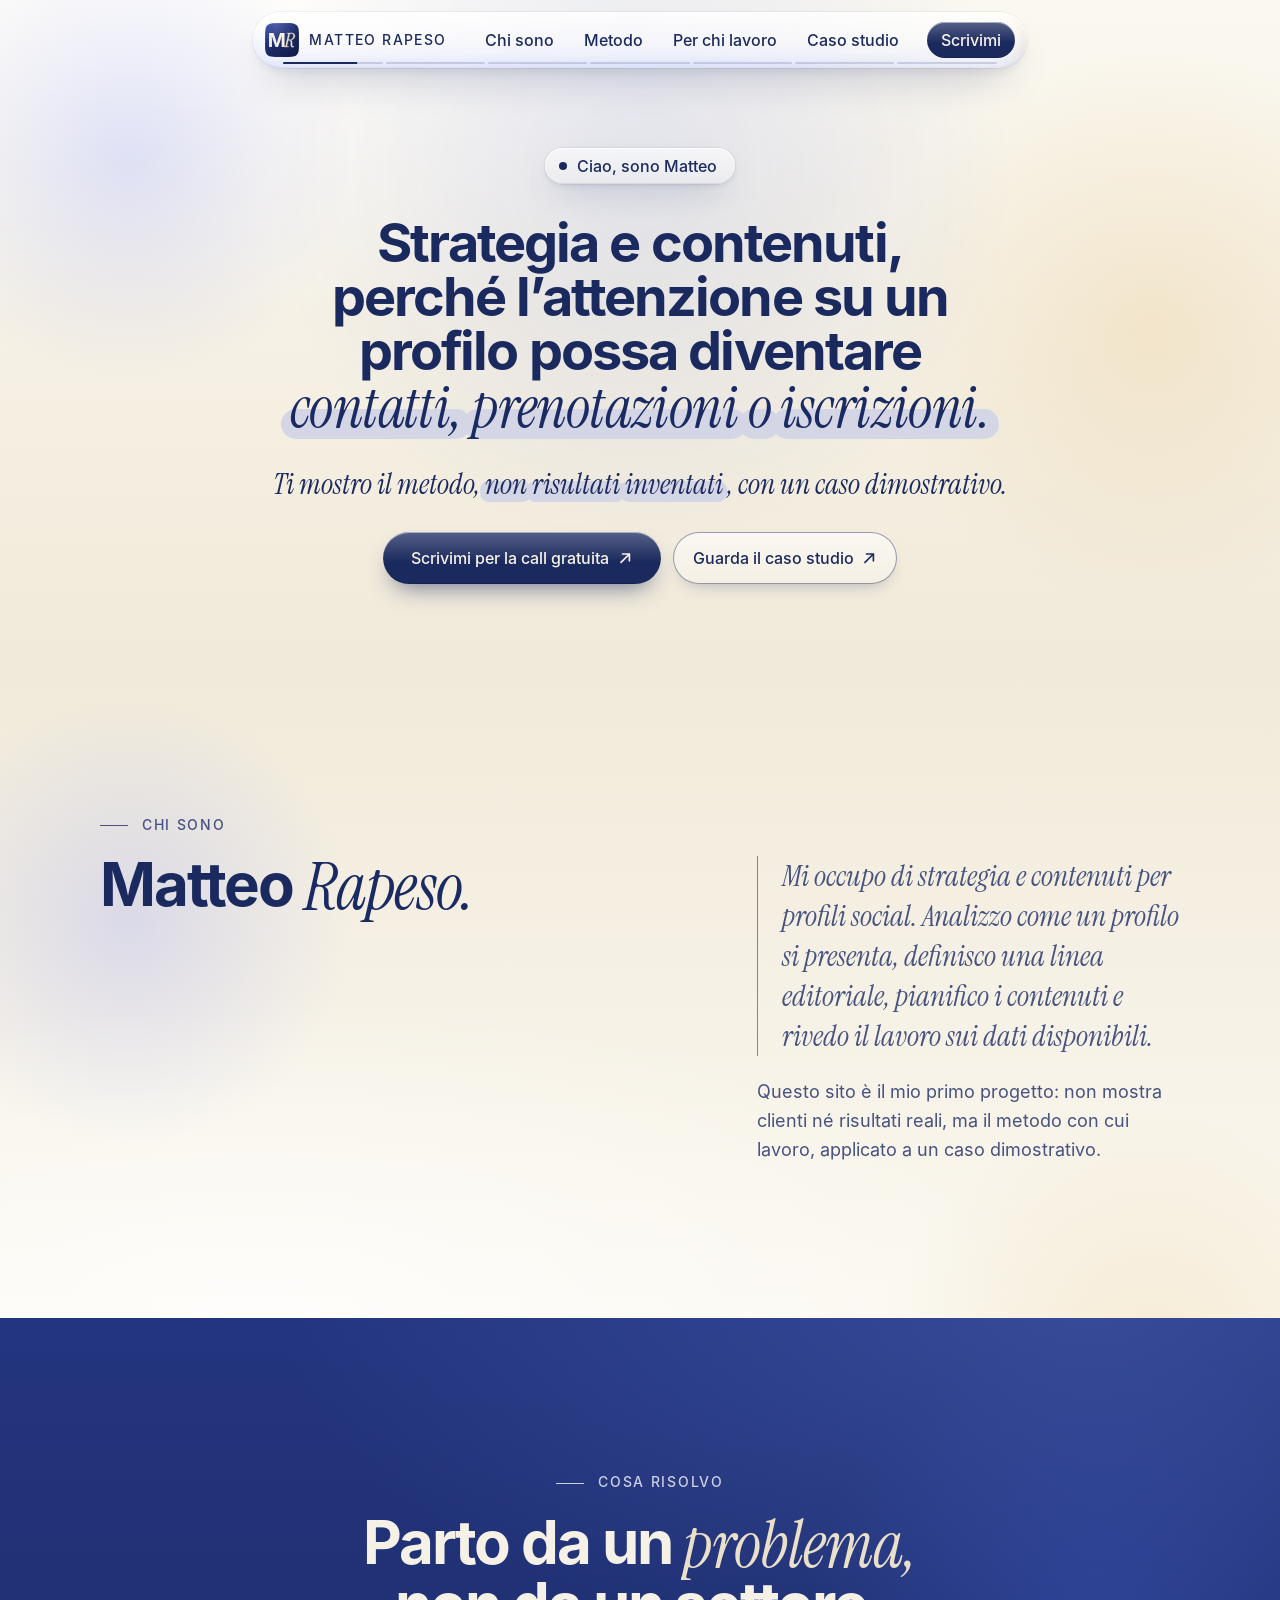
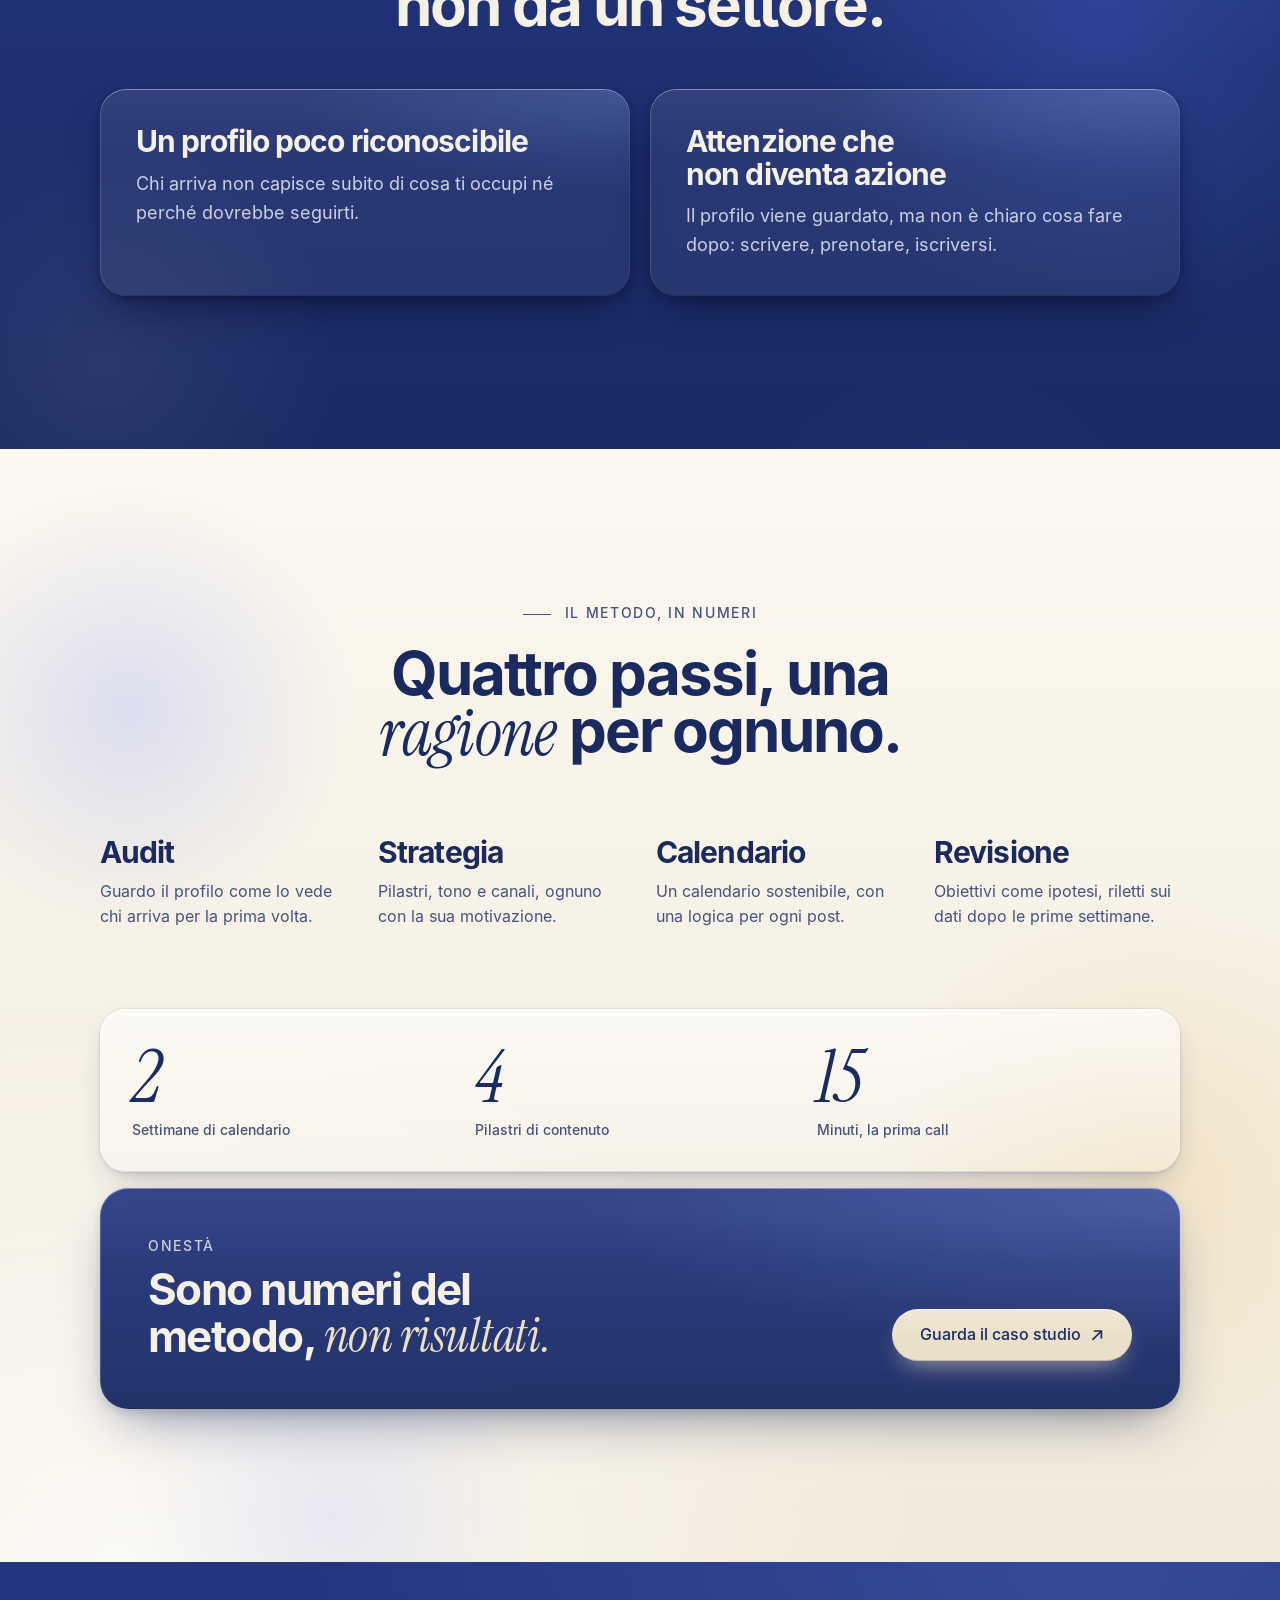
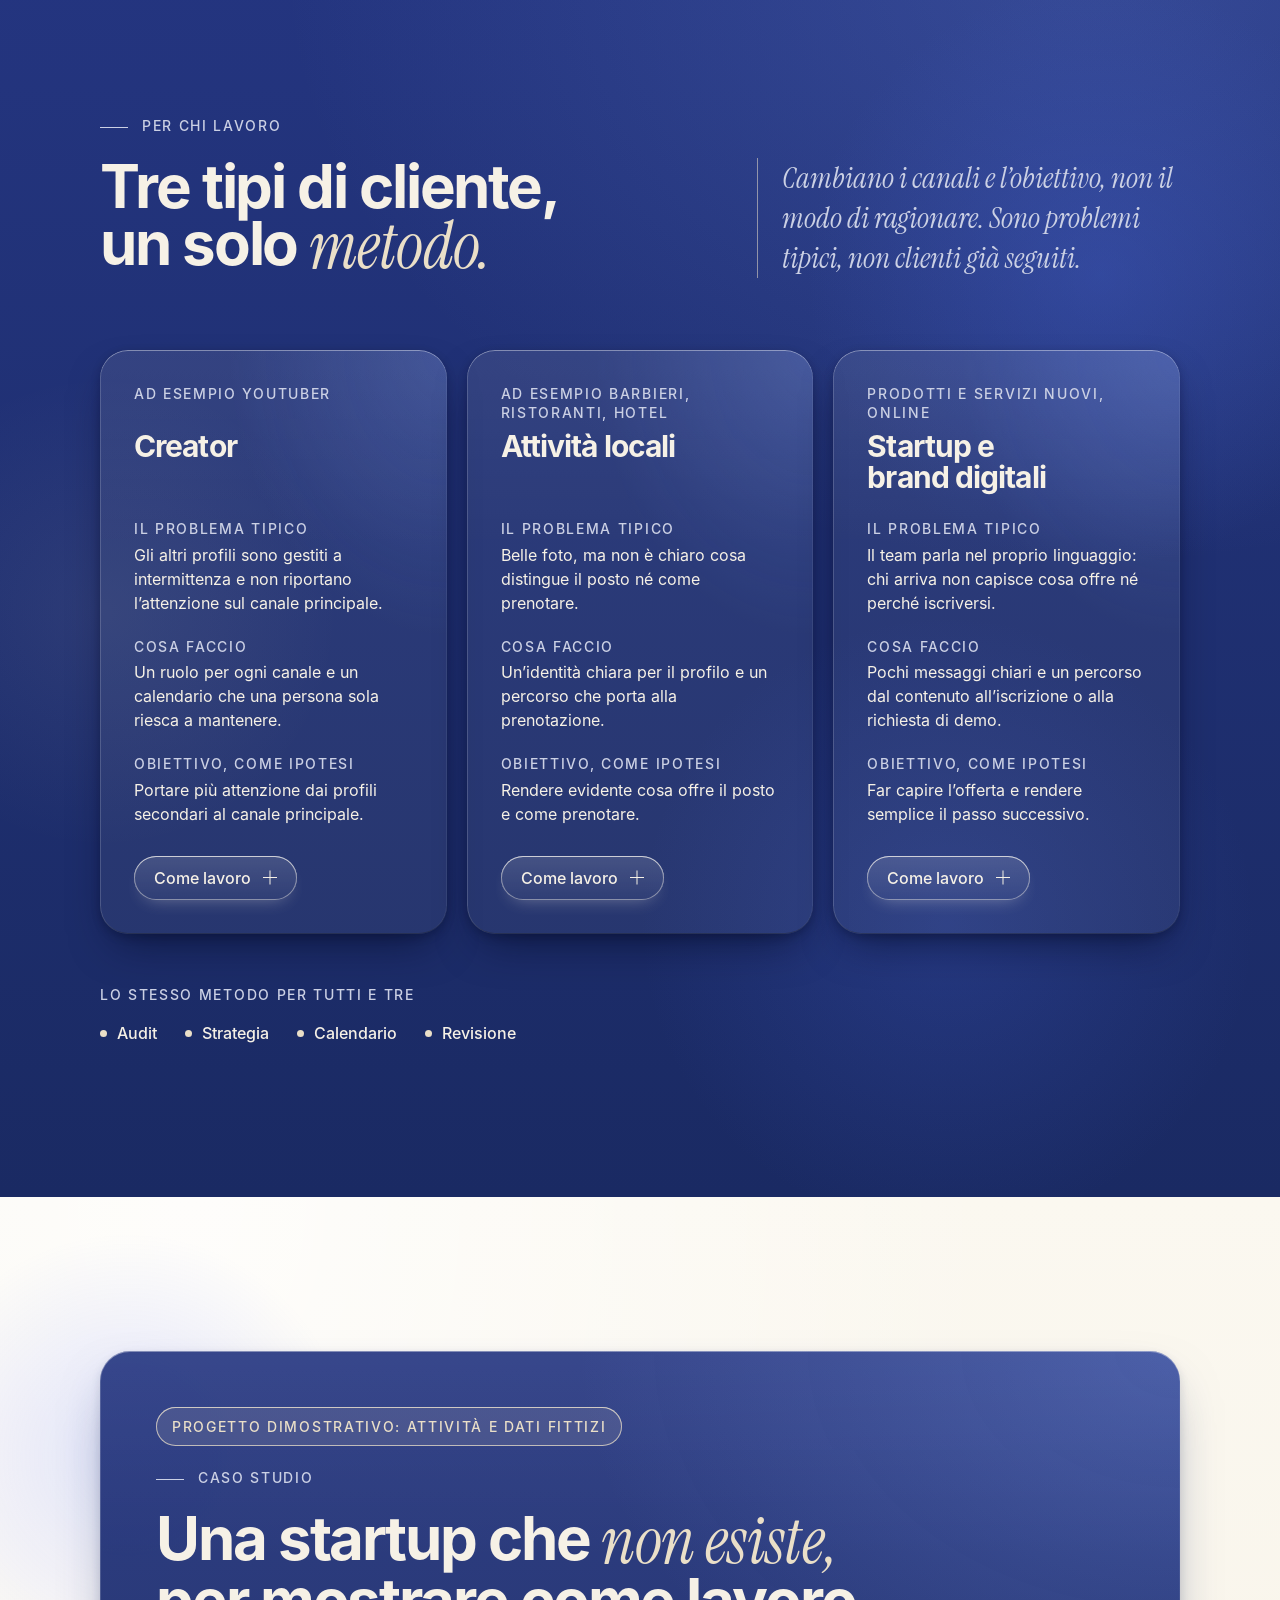
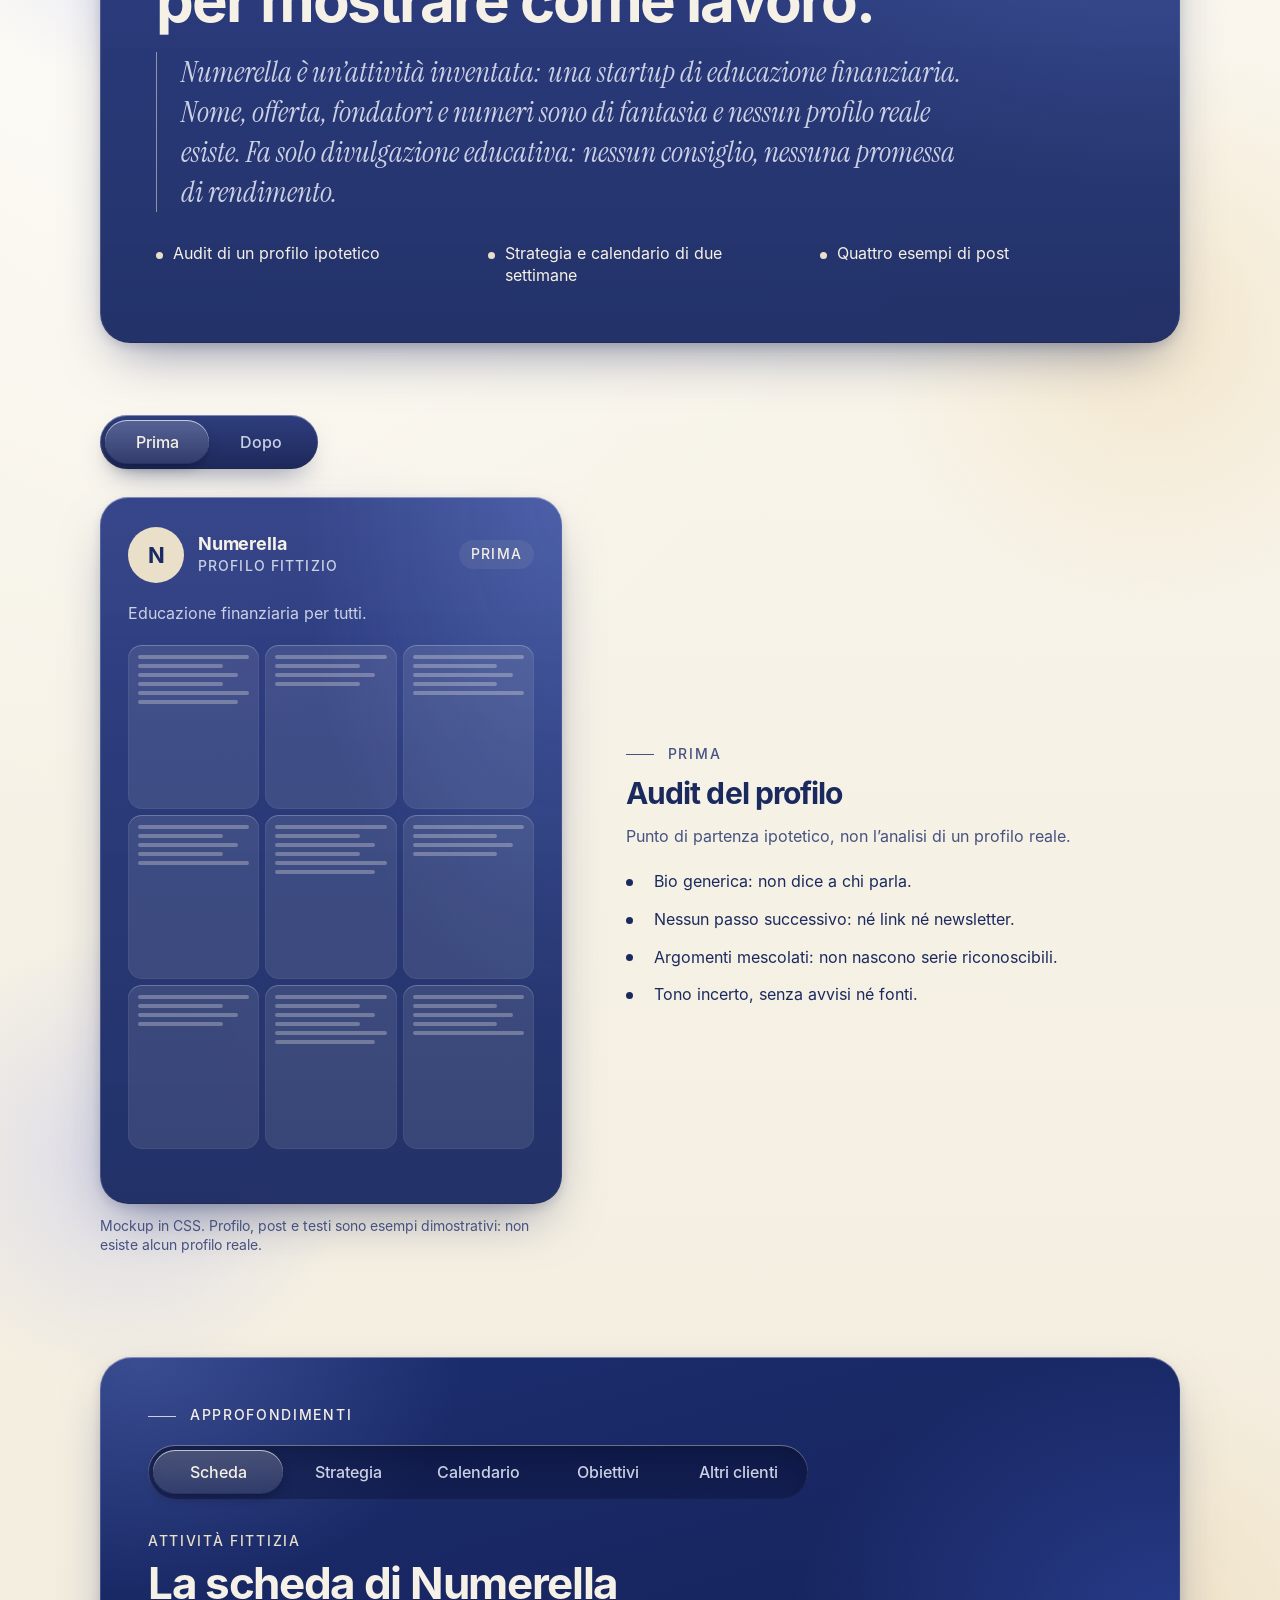
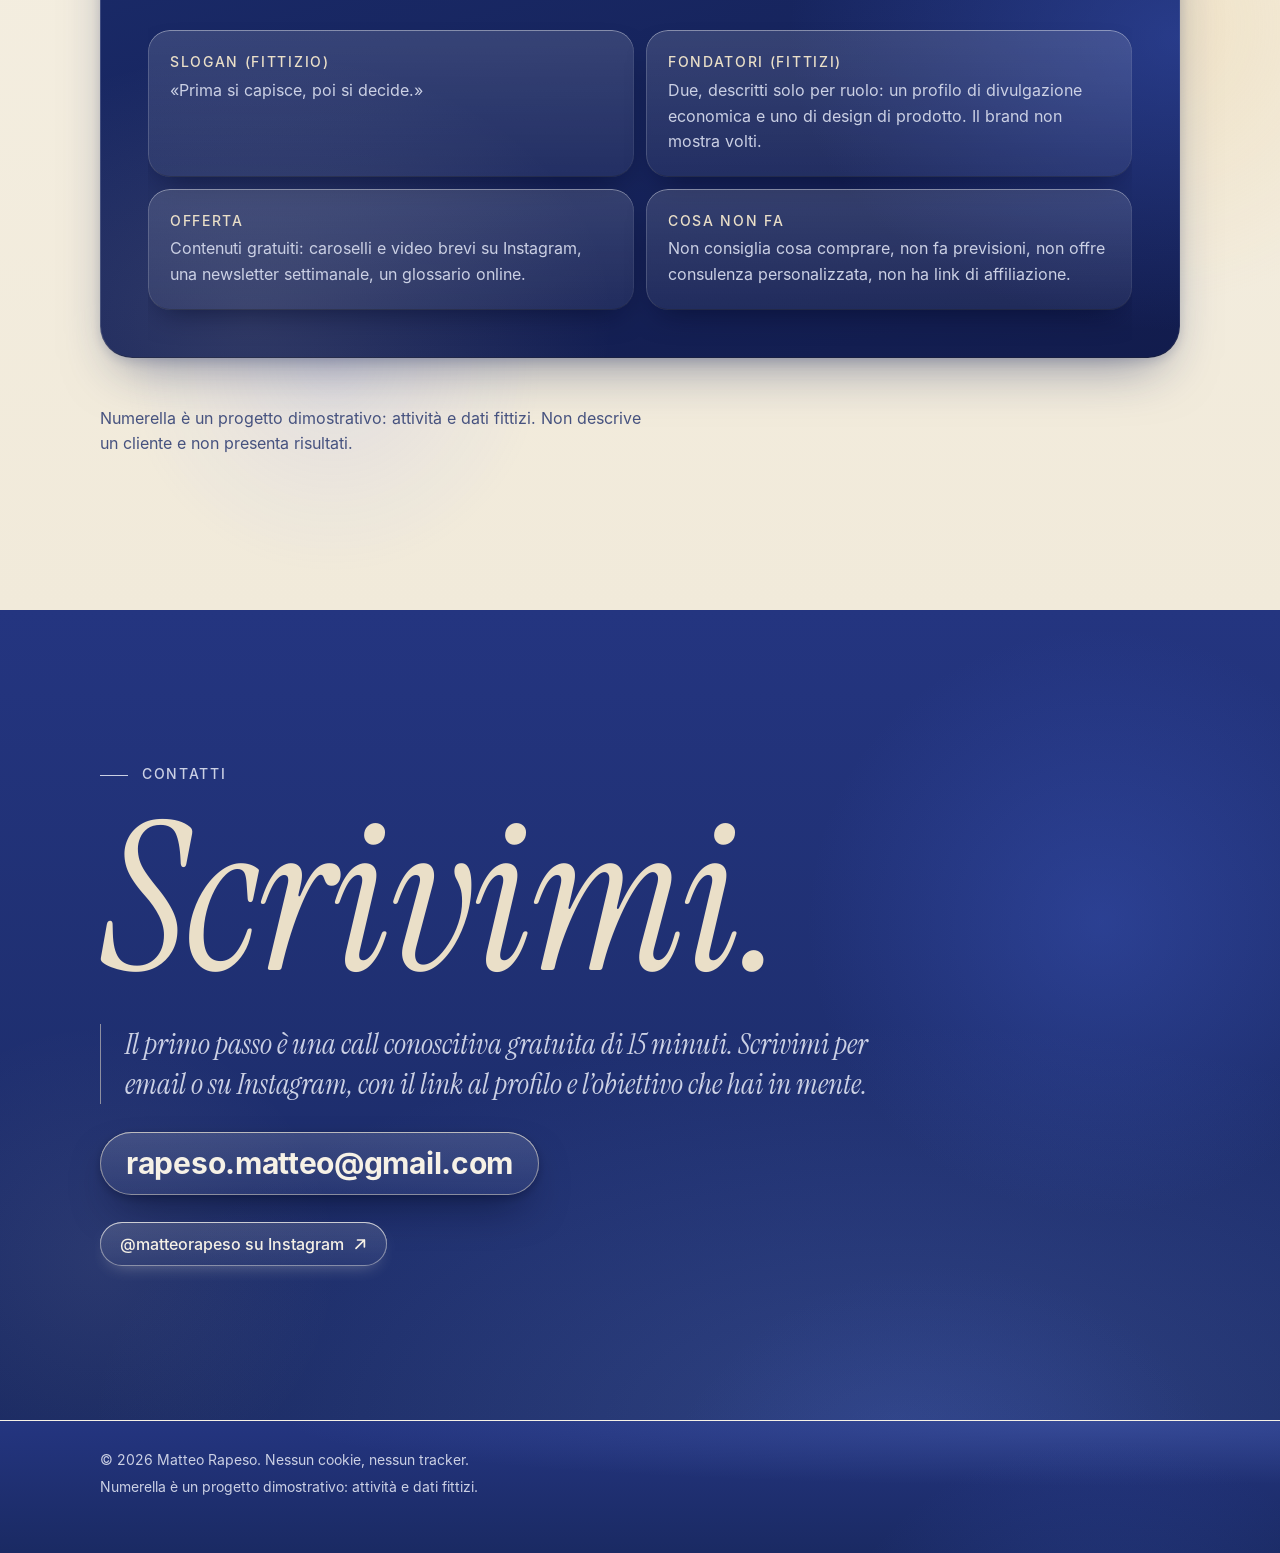
<file: index.html>
<!DOCTYPE html>
<html lang="it">
<head>
  <meta charset="utf-8">
  <meta name="viewport" content="width=device-width, initial-scale=1, viewport-fit=cover">
  <title>Matteo Rapeso | Strategia e contenuti per profili social</title>
  <meta name="description" content="Strategia e contenuti per profili social: creator, attività locali, startup. Il metodo è mostrato in un caso studio dimostrativo con dati fittizi.">
  <meta name="author" content="Matteo Rapeso">
  <meta name="theme-color" content="#F7F2E8">
  <meta name="color-scheme" content="light">

  <!-- Indirizzo "ufficiale" della pagina: dice ai motori di ricerca quale indirizzo contare se la stessa pagina è raggiungibile da più strade
   (con e senza www, o dal vecchio indirizzo github.io). Quando arriva il dominio personalizzato si cambia qui, in og:url, in og:image e nei dati strutturati. -->
  <link rel="canonical" href="https://matteorp.github.io/portfolio-matteo/">

  <!-- Condivisione (Open Graph). Per og:image, og:url, canonical e dati strutturati servono indirizzi assoluti:
   sono l'unica eccezione ai percorsi relativi del resto del sito. -->
  <meta property="og:url" content="https://matteorp.github.io/portfolio-matteo/">
  <meta property="og:type" content="website">
  <meta property="og:locale" content="it_IT">
  <meta property="og:title" content="Matteo Rapeso | Strategia e contenuti per profili social">
  <meta property="og:description" content="Strategia e contenuti per profili social: creator, attività locali, startup. Il metodo è mostrato in un caso studio dimostrativo con dati fittizi.">
  <meta property="og:image" content="https://matteorp.github.io/portfolio-matteo/assets/og-image.jpg">
  <meta property="og:image:type" content="image/jpeg">
  <meta property="og:image:width" content="1200">
  <meta property="og:image:height" content="630">
  <meta property="og:image:alt" content="Matteo Rapeso, strategia e contenuti per profili social. Caso studio dimostrativo con dati fittizi.">
  <meta name="twitter:card" content="summary_large_image">

  <!-- Dati strutturati (schema.org) per i motori di ricerca: chi è la persona e dove trovarla. Solo fatti veri:
   niente clienti, premi o recensioni. Non è codice che gira: è un blocco di testo JSON. -->
  <script type="application/ld+json">
  {
    "@context": "https://schema.org",
    "@type": "Person",
    "name": "Matteo Rapeso",
    "url": "https://matteorp.github.io/portfolio-matteo/",
    "jobTitle": "Social media manager",
    "description": "Strategia e contenuti per profili social, per creator, attività locali e startup.",
    "sameAs": ["https://www.instagram.com/matteorapeso/"]
  }
  </script>

  <!-- Icone: favicon (ICO per i browser che non leggono l'SVG, come Safari su Mac; sizes="32x32" evita che Chrome scelga l'ICO al posto dell'SVG),
   icona per la schermata Home di iPhone e iPad (180x180, piena: la maschera con gli angoli la mette iOS) e manifesto per Android -->
  <link rel="icon" href="assets/favicon.ico" sizes="32x32">
  <link rel="icon" href="assets/favicon.svg" type="image/svg+xml">
  <link rel="apple-touch-icon" href="assets/apple-touch-icon.png">
  <link rel="manifest" href="manifest.webmanifest">
  <meta name="apple-mobile-web-app-title" content="Matteo Rapeso">

  <!-- Font in locale. Si precaricano solo i tre critici per la prima schermata:
   titoli (Inter 700), testo (Inter 400 e 500) e parola chiave (Instrument Serif corsivo). -->
  <link rel="preload" href="assets/fonts/inter-latin-700-normal.woff2" as="font" type="font/woff2" crossorigin>
  <link rel="preload" href="assets/fonts/inter-latin-400-normal.woff2" as="font" type="font/woff2" crossorigin>
  <link rel="preload" href="assets/fonts/instrument-serif-latin-400-italic.woff2" as="font" type="font/woff2" crossorigin>

  <!-- Segnala al CSS che JavaScript è attivo: gli stati iniziali nascosti del movimento (titoli, comparse, profilo prima/dopo del caso studio)
   esistono solo sotto la classe "js". Senza JS tutti i contenuti restano visibili.
   Paracadute: se main.js non parte entro 3 secondi, tolgo "js" così nulla resta nascosto in attesa dell'animazione. -->
  <script>
    document.documentElement.className += ' js';
    setTimeout(function () {
      var h = document.documentElement;
      if (!h.classList.contains('pronto')) h.classList.remove('js');
    }, 3000);
  </script>

  <link rel="stylesheet" href="css/style.css">
  <!-- Nel head (con defer) il file viene scaricato subito, in parallelo al CSS: il movimento parte prima e la hero non resta in attesa -->
  <script src="js/main.js" defer></script>
</head>
<body>

  <!-- Icone (freccia e formati del calendario), definite una sola volta e riutilizzate -->
  <svg width="0" height="0" style="position:absolute" aria-hidden="true" focusable="false">
    <symbol id="i-freccia" viewBox="0 0 12 12"><path d="M2.5 9.5 9.5 2.5M3.8 2.5h5.7v5.7" fill="none" stroke="currentColor" stroke-width="1.4" stroke-linecap="round" stroke-linejoin="round"/></symbol>
    <symbol id="i-carosello" viewBox="0 0 24 24"><rect x="3.5" y="7" width="12" height="12" rx="1.5" fill="none" stroke="currentColor" stroke-width="1.4"/><path d="M8.5 4.5h10a1.5 1.5 0 0 1 1.5 1.5v10" fill="none" stroke="currentColor" stroke-width="1.4" stroke-linecap="round"/></symbol>
    <symbol id="i-reel" viewBox="0 0 24 24"><rect x="4" y="4" width="16" height="16" rx="3" fill="none" stroke="currentColor" stroke-width="1.4"/><path d="M10 8.5v7l5.5-3.5z" fill="none" stroke="currentColor" stroke-width="1.4" stroke-linejoin="round"/></symbol>
    <symbol id="i-storia" viewBox="0 0 24 24"><circle cx="12" cy="12" r="8.5" fill="none" stroke="currentColor" stroke-width="1.4" stroke-dasharray="3.2 2.4"/><circle cx="12" cy="12" r="3.2" fill="none" stroke="currentColor" stroke-width="1.4"/></symbol>
    <symbol id="i-newsletter" viewBox="0 0 24 24"><rect x="3.5" y="6" width="17" height="12" rx="1.5" fill="none" stroke="currentColor" stroke-width="1.4"/><path d="m4 7.2 8 5.8 8-5.8" fill="none" stroke="currentColor" stroke-width="1.4" stroke-linejoin="round"/></symbol>
  </svg>

  <a class="salta" href="#contenuto">Vai al contenuto</a>

  <!-- Menu in alto, fisso: una capsula di vetro compatta e centrata. La barra "storie" (un segmento per sezione), l'ombra che si
   approfondisce quando la pagina scorre e la lente sotto la voce attiva li crea JavaScript dentro questo elemento. Senza JavaScript il menu resta visibile sotto la barra e non è fisso. -->
  <header class="nav" id="nav">
    <div class="wrap nav-in">
      <!-- Marchio MR + nome. Su telefono stretto resta solo il marchio (il nome è letto comunque dagli screen reader) -->
      <a class="brand" href="#top"><img class="brand-logo" src="assets/logo.svg" width="34" height="34" alt=""><span class="brand-nome">Matteo Rapeso</span></a>
      <button class="menu-btn" type="button" aria-expanded="false" aria-controls="menu" aria-label="Apri il menu"><span></span><span></span></button>
      <nav class="nav-menu" id="menu" aria-label="Principale">
        <ul>
          <li><a href="#chi-sono">Chi sono</a></li>
          <li><a href="#metodo">Metodo</a></li>
          <li><a href="#clienti">Per chi lavoro</a></li>
          <li><a href="#caso-studio">Caso studio</a></li>
        </ul>
      </nav>
      <a class="btn-o nav-cta" href="#contatti">Scrivimi</a>
    </div>
  </header>

  <main id="contenuto">

    <!-- ============ 1. HERO: presentazione personale, solo testo e centrata ============ -->
    <section class="hero sez-chiara" id="top" aria-labelledby="titolo-hero">
      <!-- Luce dietro il titolo: respira da sola e, con il mouse, segue il puntatore -->
      <div class="luce" aria-hidden="true"><div class="luce-in"></div></div>
      <div class="wrap hero-testo">
        <!-- "Sono Matteo" ha il suo posto: una pillola sopra il titolo, non dentro la frase -->
        <p class="saluto"><span class="punto" aria-hidden="true"></span>Ciao, sono Matteo</p>

        <h1 id="titolo-hero">Strategia e contenuti, perché l’attenzione su un profilo possa diventare <em class="it">contatti, prenotazioni o iscrizioni.</em></h1>

        <p class="lead hero-lead rv" style="--d:500ms">Ti mostro il metodo, <span class="hl">non risultati inventati</span>, con un caso dimostrativo.</p>

        <div class="cta rv" style="--d:600ms">
          <a class="btn-p" href="#contatti" data-apri="p-call" aria-haspopup="dialog">Scrivimi per la call gratuita <svg class="fr" aria-hidden="true" focusable="false"><use href="#i-freccia"/></svg></a>
          <a class="btn-o" href="#caso-studio">Guarda il caso studio <svg class="fr" aria-hidden="true" focusable="false"><use href="#i-freccia"/></svg></a>
        </div>
      </div>
    </section>

    <!-- ============ 2. CHI SONO ============ -->
    <section class="sez-chiara" id="chi-sono" aria-labelledby="titolo-chi">
      <div class="wrap">
        <div class="sec">
          <p class="label rv">Chi sono</p>
          <div class="sec-corpo">
            <h2 class="rv" id="titolo-chi">Matteo <span class="it">Rapeso.</span></h2>
            <div class="sec-nota">
              <p class="lead rv" style="--d:100ms">Mi occupo di strategia e contenuti per profili social. Analizzo come un profilo si presenta, definisco una linea editoriale, pianifico i contenuti e rivedo il lavoro sui dati disponibili.</p>
              <p class="muted rv" style="--d:160ms">Questo sito è il mio primo progetto: non mostra clienti né risultati reali, ma il metodo con cui lavoro, applicato a un caso dimostrativo.</p>
            </div>
          </div>
        </div>
      </div>
    </section>

    <!-- ============ 3. COSA RISOLVO ============ -->
    <section class="sez-scura" id="problemi" aria-labelledby="titolo-problemi">
      <div class="wrap">
        <div class="sec sec-centro">
          <p class="label rv">Cosa risolvo</p>
          <div>
            <h2 class="rv" id="titolo-problemi">Parto da un <span class="it">problema</span>, non da un settore.</h2>
            <div class="schede">
              <article class="scheda-b rv" style="--d:120ms">
                <h3>Un profilo poco riconoscibile</h3>
                <p>Chi arriva non capisce subito di cosa ti occupi né perché dovrebbe seguirti.</p>
              </article>
              <article class="scheda-b rv" style="--d:200ms">
                <h3>Attenzione che non diventa azione</h3>
                <p>Il profilo viene guardato, ma non è chiaro cosa fare dopo: scrivere, prenotare, iscriversi.</p>
              </article>
            </div>
          </div>
        </div>
      </div>
    </section>

    <!-- ============ 4. IL METODO, IN NUMERI ============
     Quattro passi in colonne affiancate (testi esistenti), poi la striscia dei numeri, più piccola:
     le due cose si leggono come una sola sezione. La striscia ha tre numeri (2, 4, 15): il "4 passi di lavoro" è stato tolto
     perché ripeteva le quattro colonne qui sopra. -->
    <section class="sez-chiara" id="metodo" aria-labelledby="titolo-metodo">
      <div class="wrap">
        <div class="sec sec-centro">
          <p class="label rv">Il metodo, in numeri</p>
          <h2 class="rv" id="titolo-metodo">Quattro passi, una <span class="it">ragione</span> per ognuno.</h2>
        </div>

        <ol class="passi">
          <li class="passo rv" style="--d:0ms">
            <h3>Audit</h3>
            <p>Guardo il profilo come lo vede chi arriva per la prima volta.</p>
          </li>
          <li class="passo rv" style="--d:80ms">
            <h3>Strategia</h3>
            <p>Pilastri, tono e canali, ognuno con la sua motivazione.</p>
          </li>
          <li class="passo rv" style="--d:160ms">
            <h3>Calendario</h3>
            <p>Un calendario sostenibile, con una logica per ogni post.</p>
          </li>
          <li class="passo rv" style="--d:240ms">
            <h3>Revisione</h3>
            <p>Obiettivi come ipotesi, riletti sui dati dopo le prime settimane.</p>
          </li>
        </ol>

        <ul class="stats rv" role="list">
          <li class="stat"><span class="num">2</span><p>Settimane di calendario</p></li>
          <li class="stat"><span class="num">4</span><p>Pilastri di contenuto</p></li>
          <li class="stat"><span class="num">15</span><p>Minuti, la prima call</p></li>
        </ul>
        <!-- Banner blu: è la nota di onestà, ma con più peso -->
        <div class="banner rv">
          <div>
            <p class="piccolo">Onestà</p>
            <p class="banner-testo">Sono numeri del metodo, <span class="it">non risultati.</span></p>
          </div>
          <a class="btn-p" href="#caso-studio">Guarda il caso studio <svg class="fr" aria-hidden="true" focusable="false"><use href="#i-freccia"/></svg></a>
        </div>
      </div>
    </section>

    <!-- ============ 5. PER CHI LAVORO ============ -->
    <section class="sez-scura" id="clienti" aria-labelledby="titolo-clienti">
      <div class="wrap">
        <div class="sec">
          <p class="label rv">Per chi lavoro</p>
          <div class="sec-corpo">
            <h2 class="rv" id="titolo-clienti">Tre tipi di cliente, un solo <span class="it">metodo</span>.</h2>
            <p class="lead rv" style="--d:100ms">Cambiano i canali e l’obiettivo, non il modo di ragionare. Sono problemi tipici, non clienti già seguiti.</p>
          </div>
        </div>

        <!-- Tre schede: ognuna ha tre voci in colonna (problema, cosa faccio, obiettivo), distinte dall'etichetta, senza linee -->
        <div class="clienti">
          <article class="cliente rv" style="--d:0ms">
            <span class="tag">Ad esempio YouTuber</span>
            <h3>Creator</h3>
            <ol class="percorso">
              <li><span class="pt">Il problema tipico</span><p>Gli altri profili sono gestiti a intermittenza e non riportano l’attenzione sul canale principale.</p></li>
              <li><span class="pt">Cosa faccio</span><p>Un ruolo per ogni canale e un calendario che una persona sola riesca a mantenere.</p></li>
              <li><span class="pt">Obiettivo, come ipotesi</span><p>Portare più attenzione dai profili secondari al canale principale.</p></li>
            </ol>
            <button class="btn-o apri-btn" type="button" data-apri="p-creator" aria-haspopup="dialog">Come lavoro <span class="piu" aria-hidden="true"></span></button>
          </article>
          <article class="cliente rv" style="--d:90ms">
            <span class="tag">Ad esempio barbieri, ristoranti, hotel</span>
            <h3>Attività locali</h3>
            <ol class="percorso">
              <li><span class="pt">Il problema tipico</span><p>Belle foto, ma non è chiaro cosa distingue il posto né come prenotare.</p></li>
              <li><span class="pt">Cosa faccio</span><p>Un’identità chiara per il profilo e un percorso che porta alla prenotazione.</p></li>
              <li><span class="pt">Obiettivo, come ipotesi</span><p>Rendere evidente cosa offre il posto e come prenotare.</p></li>
            </ol>
            <button class="btn-o apri-btn" type="button" data-apri="p-locali" aria-haspopup="dialog">Come lavoro <span class="piu" aria-hidden="true"></span></button>
          </article>
          <article class="cliente rv" style="--d:180ms">
            <span class="tag">Prodotti e servizi nuovi, online</span>
            <h3>Startup e brand digitali</h3>
            <ol class="percorso">
              <li><span class="pt">Il problema tipico</span><p>Il team parla nel proprio linguaggio: chi arriva non capisce cosa offre né perché iscriversi.</p></li>
              <li><span class="pt">Cosa faccio</span><p>Pochi messaggi chiari e un percorso dal contenuto all’iscrizione o alla richiesta di demo.</p></li>
              <li><span class="pt">Obiettivo, come ipotesi</span><p>Far capire l’offerta e rendere semplice il passo successivo.</p></li>
            </ol>
            <button class="btn-o apri-btn" type="button" data-apri="p-startup" aria-haspopup="dialog">Come lavoro <span class="piu" aria-hidden="true"></span></button>
          </article>
        </div>

        <!-- Il filo: lo stesso metodo attraversa le tre schede -->
        <div class="filo rv">
          <p class="piccolo">Lo stesso metodo per tutti e tre</p>
          <ol class="filo-passi">
            <li>Audit</li>
            <li>Strategia</li>
            <li>Calendario</li>
            <li>Revisione</li>
          </ol>
        </div>

        <dialog class="popup" id="p-creator" aria-labelledby="t-p-creator">
          <span class="pop-luce" aria-hidden="true"></span>
          <div class="popup-in">
            <button class="chiudi" type="button" data-chiudi aria-label="Chiudi"><svg viewBox="0 0 24 24" aria-hidden="true" focusable="false"><path d="M6 6l12 12M18 6 6 18" fill="none" stroke="currentColor" stroke-width="1.6" stroke-linecap="round"/></svg></button>
            <p class="k">Per chi lavoro</p>
            <h3 class="titolo-pop" id="t-p-creator"><span class="it">Creator</span></h3>
            <p class="lead">Ad esempio YouTuber.</p>
            <div class="duo">
              <section class="blocco">
                <h4>Il problema tipico</h4>
                <p>Il pubblico guarda i video, ma gli altri profili sono gestiti a intermittenza: non hanno una linea riconoscibile e non riportano l’attenzione sul canale principale.</p>
              </section>
              <section class="blocco">
                <h4>Cosa faccio</h4>
                <p>Definisco il ruolo di ogni canale rispetto a quello principale, una linea editoriale con formati ricorrenti, il riuso dei contenuti lunghi in contenuti brevi e un calendario che una persona sola riesca a mantenere.</p>
              </section>
            </div>
            <div class="filo filo-pop">
              <p class="piccolo">Lo stesso metodo, in quattro passi</p>
              <ol class="filo-passi">
                <li>Audit</li>
                <li>Strategia</li>
                <li>Calendario</li>
                <li>Revisione</li>
              </ol>
            </div>
            <button class="btn-p" type="button" data-apri="p-call" aria-haspopup="dialog">Scrivimi per la call gratuita <svg class="fr" aria-hidden="true" focusable="false"><use href="#i-freccia"/></svg></button>
          </div>
        </dialog>

        <dialog class="popup" id="p-locali" aria-labelledby="t-p-locali">
          <span class="pop-luce" aria-hidden="true"></span>
          <div class="popup-in">
            <button class="chiudi" type="button" data-chiudi aria-label="Chiudi"><svg viewBox="0 0 24 24" aria-hidden="true" focusable="false"><path d="M6 6l12 12M18 6 6 18" fill="none" stroke="currentColor" stroke-width="1.6" stroke-linecap="round"/></svg></button>
            <p class="k">Per chi lavoro</p>
            <h3 class="titolo-pop" id="t-p-locali">Attività <span class="it">locali</span></h3>
            <p class="lead">Ad esempio barbieri, ristoranti, hotel.</p>
            <div class="duo">
              <section class="blocco">
                <h4>Il problema tipico</h4>
                <p>Il profilo è una galleria di foto curate ma simili a quelle delle altre attività della zona, e non è chiaro né cosa distingue il posto né come prenotare.</p>
              </section>
              <section class="blocco">
                <h4>Cosa faccio</h4>
                <p>Definisco l’identità del profilo (cosa mostrare e cosa no), organizzo bio, in evidenza e link attorno alla prenotazione, e imposto contenuti ricorrenti basati sul lavoro quotidiano.</p>
              </section>
            </div>
            <div class="filo filo-pop">
              <p class="piccolo">Lo stesso metodo, in quattro passi</p>
              <ol class="filo-passi">
                <li>Audit</li>
                <li>Strategia</li>
                <li>Calendario</li>
                <li>Revisione</li>
              </ol>
            </div>
            <button class="btn-p" type="button" data-apri="p-call" aria-haspopup="dialog">Scrivimi per la call gratuita <svg class="fr" aria-hidden="true" focusable="false"><use href="#i-freccia"/></svg></button>
          </div>
        </dialog>

        <dialog class="popup" id="p-startup" aria-labelledby="t-p-startup">
          <span class="pop-luce" aria-hidden="true"></span>
          <div class="popup-in">
            <button class="chiudi" type="button" data-chiudi aria-label="Chiudi"><svg viewBox="0 0 24 24" aria-hidden="true" focusable="false"><path d="M6 6l12 12M18 6 6 18" fill="none" stroke="currentColor" stroke-width="1.6" stroke-linecap="round"/></svg></button>
            <p class="k">Per chi lavoro</p>
            <h3 class="titolo-pop" id="t-p-startup">Startup e brand <span class="it">digitali</span></h3>
            <p class="lead">Prodotti e servizi nuovi, online.</p>
            <div class="duo">
              <section class="blocco">
                <h4>Il problema tipico</h4>
                <p>Il team conosce il prodotto a fondo e comunica nel proprio linguaggio, mentre chi arriva dai social non capisce cosa offre né perché iscriversi.</p>
              </section>
              <section class="blocco">
                <h4>Cosa faccio</h4>
                <p>Traduco l’offerta in pochi messaggi chiari, definisco pilastri di contenuto e tono, costruisco il percorso dal contenuto all’iscrizione o alla richiesta di demo, e rivedo i formati sui dati dopo le prime settimane.</p>
              </section>
            </div>
            <div class="filo filo-pop">
              <p class="piccolo">Lo stesso metodo, in quattro passi</p>
              <ol class="filo-passi">
                <li>Audit</li>
                <li>Strategia</li>
                <li>Calendario</li>
                <li>Revisione</li>
              </ol>
            </div>
            <button class="btn-p" type="button" data-apri="p-call" aria-haspopup="dialog">Scrivimi per la call gratuita <svg class="fr" aria-hidden="true" focusable="false"><use href="#i-freccia"/></svg></button>
          </div>
        </dialog>
      </div>
    </section>

    <!-- ============ 6. CASO STUDIO DIMOSTRATIVO (attività e dati fittizi) ============ -->
    <section class="sez-chiara" id="caso-studio" aria-labelledby="titolo-caso">
      <div class="wrap">

        <!-- Testata in scheda blu, come gli altri riquadri importanti -->
        <div class="case-head card-blu rv">
          <p class="etichetta-fittizio"><span>Progetto dimostrativo: attività e dati fittizi</span></p>
          <p class="label">Caso studio</p>
          <h2 id="titolo-caso">Una startup che <span class="it">non esiste</span>, per mostrare come lavoro.</h2>
          <p class="lead">Numerella è un’attività inventata: una startup di educazione finanziaria. Nome, offerta, fondatori e numeri sono di fantasia e nessun profilo reale esiste. Fa solo divulgazione educativa: nessun consiglio, nessuna promessa di rendimento.</p>
          <ul class="fatti" role="list">
            <li>Audit di un profilo ipotetico</li>
            <li>Strategia e calendario di due settimane</li>
            <li>Quattro esempi di post</li>
          </ul>
        </div>

        <!-- ===== Prima e dopo: lo stesso profilo di Numerella, prima e dopo la strategia.
         Con JavaScript un interruttore cambia l’attributo data-v e il CSS fa il resto.
         Senza JavaScript i due stati e le due note stanno uno sotto l’altro, e le tessere portano ai post in fondo alla sezione. ===== -->
        <div class="prof" id="profilo-caso" data-prof data-v="prima">
          <div class="commuta rv" role="group" aria-label="Stato del profilo">
            <button type="button" data-v="prima" aria-pressed="true">Prima</button>
            <button type="button" data-v="dopo" aria-pressed="false">Dopo</button>
          </div>

          <div class="prof-corpo">
            <figure class="prof-sx">
              <div class="prof-scheda card-blu rv">
                <div class="prof-strati">

                  <!-- Prima: bio generica, griglia di post senza un filo -->
                  <div class="prof-strato prof-prima" role="group" aria-label="Profilo prima dell’intervento">
                    <div class="profilo-testa">
                      <span class="avatar" aria-hidden="true">N</span>
                      <div>
                        <p class="nome">Numerella</p>
                        <p class="stato">Profilo fittizio</p>
                      </div>
                      <span class="chip-stato">Prima</span>
                    </div>
                    <p class="bio bio-fioca">Educazione finanziaria per tutti.</p>
                    <div class="griglia-post" aria-hidden="true">
                      <span class="tassello tassello-fitto"><i></i><i></i><i></i><i></i><i></i><i></i></span>
                      <span class="tassello tassello-fitto"><i></i><i></i><i></i><i></i></span>
                      <span class="tassello tassello-fitto"><i></i><i></i><i></i><i></i><i></i></span>
                      <span class="tassello tassello-fitto"><i></i><i></i><i></i><i></i><i></i></span>
                      <span class="tassello tassello-fitto"><i></i><i></i><i></i><i></i><i></i><i></i></span>
                      <span class="tassello tassello-fitto"><i></i><i></i><i></i><i></i></span>
                      <span class="tassello tassello-fitto"><i></i><i></i><i></i><i></i></span>
                      <span class="tassello tassello-fitto"><i></i><i></i><i></i><i></i><i></i><i></i></span>
                      <span class="tassello tassello-fitto"><i></i><i></i><i></i><i></i><i></i></span>
                    </div>
                  </div>

                  <!-- Dopo: l’anello dell’avatar si disegna, i blocchi entrano a scalini -->
                  <div class="prof-strato prof-dopo" role="group" aria-label="Profilo dopo la strategia">
                    <div class="profilo-testa">
                      <span class="avatar" aria-hidden="true">N<svg viewBox="0 0 36 36" focusable="false"><circle pathLength="1" cx="18" cy="18" r="17.2"/></svg></span>
                      <div>
                        <p class="nome">Numerella</p>
                        <p class="stato">Profilo fittizio</p>
                      </div>
                      <span class="chip-stato">Dopo</span>
                    </div>
                    <p class="bio">Prima si capisce, poi si decide.<br>Le parole dei soldi, i documenti, gli errori di ragionamento.<br>Solo divulgazione, nessuna consulenza.</p>
                    <p class="bio-link">Newsletter e glossario</p>
                    <div class="storie" aria-hidden="true">
                      <span class="storia"><i>1</i>Parole</span>
                      <span class="storia"><i>2</i>Documenti</span>
                      <span class="storia"><i>3</i>Errori</span>
                      <span class="storia"><i>4</i>Domande</span>
                    </div>
                    <div class="griglia-post">
                      <a class="tassello tassello-chiaro" href="#p-post1" data-apri="p-post1" aria-haspopup="dialog"><span class="tassello-alto"><svg class="glifo" aria-hidden="true" focusable="false"><use href="#i-carosello"/></svg><span class="pil p1" aria-hidden="true">1</span></span><span>Inflazione</span><span class="sr">. Carosello, pilastro: Le parole dei soldi. Apre il post di esempio.</span></a>
                      <div class="tassello tassello-vuoto"><span class="tassello-alto"><svg class="glifo" aria-hidden="true" focusable="false"><use href="#i-reel"/></svg><span class="pil p1" aria-hidden="true">1</span></span><span>Interesse composto</span><span class="sr">. Reel, pilastro: Le parole dei soldi. Solo in calendario, senza esempio completo.</span></div>
                      <div class="tassello tassello-vuoto"><span class="tassello-alto"><svg class="glifo" aria-hidden="true" focusable="false"><use href="#i-carosello"/></svg><span class="pil p2" aria-hidden="true">2</span></span><span>Busta paga</span><span class="sr">. Carosello, pilastro: Leggere un documento. Solo in calendario, senza esempio completo.</span></div>
                      <a class="tassello" href="#p-post2" data-apri="p-post2" aria-haspopup="dialog"><span class="tassello-alto"><svg class="glifo" aria-hidden="true" focusable="false"><use href="#i-carosello"/></svg><span class="pil p2" aria-hidden="true">2</span></span><span>TAN e TAEG</span><span class="sr">. Carosello, pilastro: Leggere un documento. Apre il post di esempio.</span></a>
                      <a class="tassello tassello-chiaro" href="#p-post3" data-apri="p-post3" aria-haspopup="dialog"><span class="tassello-alto"><svg class="glifo" aria-hidden="true" focusable="false"><use href="#i-reel"/></svg><span class="pil p3" aria-hidden="true">3</span></span><span>L’effetto gregge</span><span class="sr">. Reel, pilastro: Errori di ragionamento. Apre il post di esempio.</span></a>
                      <a class="tassello" href="#p-post4" data-apri="p-post4" aria-haspopup="dialog"><span class="tassello-alto"><svg class="glifo" aria-hidden="true" focusable="false"><use href="#i-carosello"/></svg><span class="pil p4" aria-hidden="true">4</span></span><span>«Cosa dovrei fare?»</span><span class="sr">. Carosello, pilastro: Domande vere. Apre il post di esempio.</span></a>
                    </div>
                  </div>

                </div>
              </div>
              <figcaption class="prof-didascalia">Mockup in CSS. Profilo, post e testi sono esempi dimostrativi: non esiste alcun profilo reale.</figcaption>
            </figure>

            <div class="prof-note rv">
              <div class="nota nota-prima">
                <p class="label">Prima</p>
                <h3>Audit del profilo</h3>
                <p>Punto di partenza ipotetico, non l’analisi di un profilo reale.</p>
                <ul class="elenco-semplice">
                  <li>Bio generica: non dice a chi parla.</li>
                  <li>Nessun passo successivo: né link né newsletter.</li>
                  <li>Argomenti mescolati: non nascono serie riconoscibili.</li>
                  <li>Tono incerto, senza avvisi né fonti.</li>
                </ul>
              </div>
              <div class="nota nota-dopo">
                <p class="label">Dopo, con la strategia</p>
                <h3>Una <span class="it">serie</span> riconoscibile</h3>
                <p>La bio dichiara tema e limite, il link porta alla newsletter, le evidenze sono i quattro pilastri e i post formano una serie. È un esempio di metodo, non un risultato.</p>
                <p>Tocca un post nella griglia per vedere com’è fatto e perché esiste. Le tessere senza fondo sono solo in calendario, senza esempio completo.</p>
              </div>
            </div>
          </div>
        </div>

        <!-- ===== Approfondimenti: cinque pagine che scorrono di lato (Scheda, Strategia, Calendario, Obiettivi, Altri clienti).
         Senza JavaScript i tasti non ci sono e le pagine stanno una sotto l’altra, tutte leggibili. ===== -->
        <div class="approfondimenti pannello rv" data-sfoglia>
          <p class="label">Approfondimenti</p>
          <div class="sfoglia-tasti">
            <button class="sfoglia-tasto" type="button" data-pagina="sf-scheda">Scheda</button>
            <button class="sfoglia-tasto" type="button" data-pagina="sf-strategia">Strategia</button>
            <button class="sfoglia-tasto" type="button" data-pagina="sf-calendario">Calendario</button>
            <button class="sfoglia-tasto" type="button" data-pagina="sf-obiettivi">Obiettivi</button>
            <button class="sfoglia-tasto" type="button" data-pagina="sf-altri">Altri clienti</button>
          </div>
          <div class="sfoglia-pagine">
            <div class="sfoglia-pagina" id="sf-scheda">
              <p class="k">Attività fittizia</p>
              <h3>La scheda di Numerella</h3>
              <dl class="tessere">
                <div>
                  <dt>Slogan (fittizio)</dt>
                  <dd>«Prima si capisce, poi si decide.»</dd>
                </div>
                <div>
                  <dt>Fondatori (fittizi)</dt>
                  <dd>Due, descritti solo per ruolo: un profilo di divulgazione economica e uno di design di prodotto. Il brand non mostra volti.</dd>
                </div>
                <div>
                  <dt>Offerta</dt>
                  <dd>Contenuti gratuiti: caroselli e video brevi su Instagram, una newsletter settimanale, un glossario online.</dd>
                </div>
                <div>
                  <dt>Cosa non fa</dt>
                  <dd>Non consiglia cosa comprare, non fa previsioni, non offre consulenza personalizzata, non ha link di affiliazione.</dd>
                </div>
              </dl>
            </div>
            <div class="sfoglia-pagina" id="sf-strategia">
              <p class="k">Metodo</p>
              <h3>Strategia</h3>
              <dl class="tessere">
                <div>
                  <dt>Pubblico (ipotesi)</dt>
                  <dd>Adulti non esperti che evitano l’argomento perché lo percepiscono come tecnico.</dd>
                </div>
                <div>
                  <dt>Quattro pilastri</dt>
                  <dd>
                    <ul class="pilastri">
                      <li><span class="it">1</span> Le parole dei soldi</li>
                      <li><span class="it">2</span> Leggere un documento</li>
                      <li><span class="it">3</span> Errori di ragionamento</li>
                      <li><span class="it">4</span> Domande vere</li>
                    </ul>
                  </dd>
                </div>
                <div>
                  <dt>Tono e regole</dt>
                  <dd>Calmo, a frasi brevi, mai «devi». Nessuna previsione, nessun prodotto; ogni dato e ogni definizione con la sua fonte, da verificare su fonti ufficiali come Istat, Banca d’Italia o Consob.</dd>
                </div>
                <div>
                  <dt>Canali</dt>
                  <dd>Instagram, perché i caroselli si salvano e si rileggono; newsletter, per la relazione diretta. Esclusi per ora: video lunghi (produzione pesante), LinkedIn (pubblico privato), gruppi di messaggistica (rischio «segnali»). Da rivedere dopo otto settimane.</dd>
                </div>
              </dl>
            </div>
            <div class="sfoglia-pagina" id="sf-calendario">
              <p class="k">Piano di lavoro</p>
              <h3>Calendario di due settimane</h3>
              <p class="nota-pop">Piano di lavoro, non contenuti pubblicati: tre post, una storia e una newsletter a settimana. Il ritmo è un’ipotesi di impegno sostenibile per una squadra piccolissima.</p>
              <ul class="legenda-cal" role="list" aria-label="Pilastri">
                <li><span class="pil p1" aria-hidden="true">1</span>Le parole dei soldi</li>
                <li><span class="pil p2" aria-hidden="true">2</span>Leggere un documento</li>
                <li><span class="pil p3" aria-hidden="true">3</span>Errori di ragionamento</li>
                <li><span class="pil p4" aria-hidden="true">4</span>Domande vere</li>
              </ul>
              <div class="calendario-caso">
                <div class="settimana">
                  <h4>Settimana 1</h4>
                  <p class="suggerimento">Scorri di lato per vedere tutti i giorni.</p>
                  <div class="striscia-scorri" role="region" aria-label="Settimana 1" tabindex="0">
                    <ol class="striscia">
                      <li class="cella">
                        <span class="giorno">Lun</span>
                        <svg class="glifo" aria-hidden="true"><use href="#i-carosello"/></svg>
                        <span class="formato">Carosello</span>
                        <span class="tema">Cos’è l’inflazione, in 6 slide</span>
                        <span class="pil p1" aria-hidden="true">1</span><span class="sr">Pilastro: Le parole dei soldi</span>
                      </li>
                      <li class="cella">
                        <span class="giorno">Mar</span>
                        <svg class="glifo" aria-hidden="true"><use href="#i-storia"/></svg>
                        <span class="formato">Storia</span>
                        <span class="tema">Sondaggio: quale parola dei soldi ti suona più oscura?</span>
                        <span class="sr">Raccolta di temi</span>
                      </li>
                      <li class="cella">
                        <span class="giorno">Mer</span>
                        <svg class="glifo" aria-hidden="true"><use href="#i-reel"/></svg>
                        <span class="formato">Reel di 30"</span>
                        <span class="tema">Interesse semplice e composto, con un esempio numerico dichiarato come tale</span>
                        <span class="pil p1" aria-hidden="true">1</span><span class="sr">Pilastro: Le parole dei soldi</span>
                      </li>
                      <li class="cella cella-vuota"><span class="giorno">Gio</span><span class="riposo">Nessuna uscita</span></li>
                      <li class="cella">
                        <span class="giorno">Ven</span>
                        <svg class="glifo" aria-hidden="true"><use href="#i-carosello"/></svg>
                        <span class="formato">Carosello</span>
                        <span class="tema">Le voci principali di una busta paga</span>
                        <span class="pil p2" aria-hidden="true">2</span><span class="sr">Pilastro: Leggere un documento</span>
                      </li>
                      <li class="cella cella-vuota"><span class="giorno">Sab</span><span class="riposo">Nessuna uscita</span></li>
                      <li class="cella">
                        <span class="giorno">Dom</span>
                        <svg class="glifo" aria-hidden="true"><use href="#i-newsletter"/></svg>
                        <span class="formato">Newsletter</span>
                        <span class="tema">Il glossario della settimana e le risposte al sondaggio</span>
                        <span class="sr">Tutti i pilastri</span>
                      </li>
                    </ol>
                  </div>
                </div>

                <div class="settimana">
                  <h4>Settimana 2</h4>
                  <div class="striscia-scorri" role="region" aria-label="Settimana 2" tabindex="0">
                    <ol class="striscia">
                      <li class="cella">
                        <span class="giorno">Lun</span>
                        <svg class="glifo" aria-hidden="true"><use href="#i-carosello"/></svg>
                        <span class="formato">Carosello</span>
                        <span class="tema">TAN e TAEG: due sigle, due cose diverse</span>
                        <span class="pil p2" aria-hidden="true">2</span><span class="sr">Pilastro: Leggere un documento</span>
                      </li>
                      <li class="cella">
                        <span class="giorno">Mar</span>
                        <svg class="glifo" aria-hidden="true"><use href="#i-storia"/></svg>
                        <span class="formato">Storia</span>
                        <span class="tema">Domanda aperta: cosa vorresti capire di un preventivo?</span>
                        <span class="pil p4" aria-hidden="true">4</span><span class="sr">Pilastro: Domande vere</span>
                      </li>
                      <li class="cella">
                        <span class="giorno">Mer</span>
                        <svg class="glifo" aria-hidden="true"><use href="#i-reel"/></svg>
                        <span class="formato">Reel di 30"</span>
                        <span class="tema">L’effetto gregge: perché ci muoviamo come gli altri</span>
                        <span class="pil p3" aria-hidden="true">3</span><span class="sr">Pilastro: Errori di ragionamento</span>
                      </li>
                      <li class="cella cella-vuota"><span class="giorno">Gio</span><span class="riposo">Nessuna uscita</span></li>
                      <li class="cella">
                        <span class="giorno">Ven</span>
                        <svg class="glifo" aria-hidden="true"><use href="#i-carosello"/></svg>
                        <span class="formato">Carosello</span>
                        <span class="tema">Perché non rispondiamo a «cosa dovrei fare?»</span>
                        <span class="pil p4" aria-hidden="true">4</span><span class="sr">Pilastro: Domande vere</span>
                      </li>
                      <li class="cella cella-vuota"><span class="giorno">Sab</span><span class="riposo">Nessuna uscita</span></li>
                      <li class="cella">
                        <span class="giorno">Dom</span>
                        <svg class="glifo" aria-hidden="true"><use href="#i-newsletter"/></svg>
                        <span class="formato">Newsletter</span>
                        <span class="tema">Come si legge un preventivo</span>
                        <span class="pil p2" aria-hidden="true">2</span><span class="sr">Pilastro: Leggere un documento</span>
                      </li>
                    </ol>
                  </div>
                </div>
              </div>
            </div>
            <div class="sfoglia-pagina" id="sf-obiettivi">
              <p class="k">Ipotesi di lavoro</p>
              <h3>Obiettivi, come ipotesi</h3>
              <p>Ipotesi di lavoro su otto settimane. I numeri sono inventati, non derivano da benchmark e non sono risultati.</p>
              <dl class="tessere">
                <div>
                  <dt>Newsletter</dt>
                  <dd>Obiettivo ipotetico di 300 iscritti, partendo da zero.</dd>
                </div>
                <div>
                  <dt>Salvataggi dei caroselli</dt>
                  <dd>Crescita rispetto alle prime due settimane. Se la linea editoriale funziona, i post più didattici dovrebbero essere salvati di più.</dd>
                </div>
                <div>
                  <dt>Domande</dt>
                  <dd>Almeno una a settimana dalle storie, come segnale di interesse reale.</dd>
                </div>
                <div>
                  <dt>Processo</dt>
                  <dd>Nessun contenuto pubblicato senza avviso; ogni definizione e ogni dato con la sua fonte.</dd>
                </div>
              </dl>
              <p>A ogni revisione mi chiederei quali pilastri non funzionano e se uno dei canali esclusi vada riconsiderato.</p>
            </div>
            <div class="sfoglia-pagina" id="sf-altri">
              <p class="k">Altri clienti</p>
              <h3>Come cambierebbe per altri clienti</h3>
              <dl class="tessere">
                <div>
                  <dt>Un creator, ad esempio YouTuber</dt>
                  <dd>Il canale principale è il video: i contenuti brevi diventano un ponte verso quello lungo. Il tono è personale, non del brand. L’obiettivo diventa il ritorno sul canale e l’iscrizione, non la newsletter.</dd>
                </div>
                <div>
                  <dt>Un’attività locale, ad esempio un barbiere o un ristorante</dt>
                  <dd>L’obiettivo è la prenotazione: bio, link e storie portano a un numero o a un modulo. I contenuti mostrano il lavoro quotidiano e il luogo. Il ritmo è più basso, la zona geografica conta e la newsletter probabilmente non serve.</dd>
                </div>
              </dl>
            </div>
          </div>
        </div>

        <dialog class="popup" id="p-post1" aria-labelledby="t-p-post1">
          <span class="pop-luce" aria-hidden="true"></span>
          <div class="popup-in">
            <button class="chiudi" type="button" data-chiudi aria-label="Chiudi"><svg viewBox="0 0 24 24" aria-hidden="true" focusable="false"><path d="M6 6l12 12M18 6 6 18" fill="none" stroke="currentColor" stroke-width="1.6" stroke-linecap="round"/></svg></button>
            <p class="k">Post 1 · Carosello · Esempio</p>
            <h3 id="t-p-post1">Inflazione, in parole semplici</h3>
            <div class="copertina">
              <p class="copertina-formato"><span>Carosello</span><span>1 / 6</span></p>
              <p class="copertina-titolo">Inflazione<span>in parole semplici</span></p>
              <p class="copertina-piede">Le parole dei soldi</p>
            </div>
            <p class="avviso">Contenuto educativo, non consulenza finanziaria.</p>
            <p class="didascalia"><strong>Numerella</strong> L’inflazione è l’aumento generale e continuo dei prezzi nel tempo. Se lo stesso carrello della spesa passa da 100 a 103 euro, i prezzi sono saliti del 3% (numeri di esempio). Nelle prossime slide: come si misura e perché pesa in modo diverso da persona a persona. In Italia la misura ufficiale è pubblicata dall’Istat. Salva il post per rileggerlo.</p>
            <dl>
              <dt>Pilastro</dt>
              <dd>Le parole dei soldi.</dd>
              <dt>Logica</dt>
              <dd>Definizione, esempio numerico dichiarato come tale e fonte indicata. Nessuna indicazione su cosa fare.</dd>
              <dt>Passo successivo</dt>
              <dd>Salvare il post o iscriversi alla newsletter.</dd>
            </dl>
          </div>
        </dialog>

        <dialog class="popup" id="p-post2" aria-labelledby="t-p-post2">
          <span class="pop-luce" aria-hidden="true"></span>
          <div class="popup-in">
            <button class="chiudi" type="button" data-chiudi aria-label="Chiudi"><svg viewBox="0 0 24 24" aria-hidden="true" focusable="false"><path d="M6 6l12 12M18 6 6 18" fill="none" stroke="currentColor" stroke-width="1.6" stroke-linecap="round"/></svg></button>
            <p class="k">Post 2 · Carosello · Esempio</p>
            <h3 id="t-p-post2">TAN e TAEG, due sigle e due cose</h3>
            <div class="copertina copertina-chiara">
              <p class="copertina-formato"><span>Carosello</span><span>1 / 7</span></p>
              <p class="copertina-titolo">TAN e TAEG<span>due sigle, due cose</span></p>
              <p class="copertina-piede">Leggere un documento</p>
            </div>
            <p class="avviso">Contenuto educativo, non consulenza finanziaria.</p>
            <p class="didascalia"><strong>Numerella</strong> Compaiono nelle offerte di finanziamento. Il TAN è il tasso annuo nominale, cioè il tasso di interesse «puro». Il TAEG include anche commissioni, imposte e costi dei servizi accessori obbligatori, quindi dà un’idea più completa del costo. Misurano cose diverse: saperlo è già un modo per leggere meglio un’offerta. Fonte: Banca d’Italia, «Il credito ai consumatori in parole semplici».</p>
            <dl>
              <dt>Pilastro</dt>
              <dd>Leggere un documento.</dd>
              <dt>Logica</dt>
              <dd>Chiarisce due sigle senza nominare prodotti e senza dire cosa scegliere.</dd>
              <dt>Passo successivo</dt>
              <dd>L’ultima slide rimanda alla newsletter della domenica, dove si spiega come si legge un preventivo.</dd>
            </dl>
          </div>
        </dialog>

        <dialog class="popup" id="p-post3" aria-labelledby="t-p-post3">
          <span class="pop-luce" aria-hidden="true"></span>
          <div class="popup-in">
            <button class="chiudi" type="button" data-chiudi aria-label="Chiudi"><svg viewBox="0 0 24 24" aria-hidden="true" focusable="false"><path d="M6 6l12 12M18 6 6 18" fill="none" stroke="currentColor" stroke-width="1.6" stroke-linecap="round"/></svg></button>
            <p class="k">Post 3 · Reel · Esempio</p>
            <h3 id="t-p-post3">L’effetto gregge</h3>
            <div class="copertina">
              <p class="copertina-formato"><span>Reel</span><span>0:30</span></p>
              <p class="copertina-titolo">L’effetto gregge<span>perché ci muoviamo come gli altri</span></p>
              <p class="copertina-piede">Errori di ragionamento</p>
            </div>
            <p class="avviso">Contenuto educativo, non consulenza finanziaria.</p>
            <p class="didascalia"><strong>Numerella</strong> Nelle fasi di incertezza molte persone osservano cosa fanno gli altri e tendono a imitarli. In finanza comportamentale si parla di comportamento gregario, o effetto gregge. Riconoscerlo non ti dice cosa fare: ti aiuta a notare quando stai scegliendo solo perché lo fanno tutti. Fonte: Consob, «Errori e trappole comportamentali».</p>
            <dl>
              <dt>Pilastro</dt>
              <dd>Errori di ragionamento.</dd>
              <dt>Logica</dt>
              <dd>Un errore di ragionamento astratto, senza strumenti finanziari né esempi di mercato. Il tono resta calmo: spiega un meccanismo, non mette paura.</dd>
              <dt>Passo successivo</dt>
              <dd>Seguire la serie e rispondere alla storia della settimana.</dd>
            </dl>
          </div>
        </dialog>

        <dialog class="popup" id="p-post4" aria-labelledby="t-p-post4">
          <span class="pop-luce" aria-hidden="true"></span>
          <div class="popup-in">
            <button class="chiudi" type="button" data-chiudi aria-label="Chiudi"><svg viewBox="0 0 24 24" aria-hidden="true" focusable="false"><path d="M6 6l12 12M18 6 6 18" fill="none" stroke="currentColor" stroke-width="1.6" stroke-linecap="round"/></svg></button>
            <p class="k">Post 4 · Carosello · Esempio</p>
            <h3 id="t-p-post4">«Cosa dovrei fare?»</h3>
            <div class="copertina copertina-chiara">
              <p class="copertina-formato"><span>Carosello</span><span>1 / 5</span></p>
              <p class="copertina-titolo">«Cosa dovrei fare?»<span>perché non rispondiamo</span></p>
              <p class="copertina-piede">Domande vere</p>
            </div>
            <p class="avviso">Contenuto educativo, non consulenza finanziaria.</p>
            <p class="didascalia"><strong>Numerella</strong> Ci scrivete spesso: «Ho dei risparmi, cosa dovrei fare?». Non possiamo rispondere: non conosciamo la tua situazione e non facciamo consulenza. Possiamo dirti quali domande ti farebbe un professionista abilitato: a cosa servono questi soldi, per quanto tempo, quanto rischio sei disposto a sopportare. Conoscerle aiuta a parlare con chi può consigliarti davvero.</p>
            <dl>
              <dt>Pilastro</dt>
              <dd>Domande vere.</dd>
              <dt>Logica</dt>
              <dd>È il post più delicato e il più utile da mostrare: davanti a una richiesta di consiglio personale, il profilo spiega il proprio limite e lo trasforma in contenuto educativo. In un caso reale andrebbe verificato da un professionista del settore.</dd>
              <dt>Passo successivo</dt>
              <dd>Scrivere una domanda di carattere generale; per il proprio caso personale, rivolgersi a un professionista abilitato.</dd>
            </dl>
          </div>
        </dialog>

        <p class="nota-fittizio rv">Numerella è un progetto dimostrativo: attività e dati fittizi. Non descrive un cliente e non presenta risultati.</p>
      </div>
    </section>

    <!-- ============ 7. CONTATTI ============ -->
    <section class="sez-scura" id="contatti" aria-labelledby="titolo-contatti">
      <div class="wrap">
        <div class="sec">
          <p class="label rv">Contatti</p>
          <div>
            <h2 class="big rv" id="titolo-contatti"><span class="it">Scrivimi.</span></h2>
            <p class="lead rv" style="--d:100ms">Il primo passo è una call conoscitiva gratuita di 15 minuti. Scrivimi per email o su Instagram, con il link al profilo e l’obiettivo che hai in mente.</p>
            <div class="mailwrap rv" style="--d:200ms">
              <a class="mail" href="mailto:rapeso.matteo@gmail.com?subject=Call%20conoscitiva%20di%2015%20minuti&body=Ciao%20Matteo%2C%0A%0Avorrei%20fissare%20la%20call%20conoscitiva%20gratuita%20di%2015%20minuti.%0A%0AIl%20mio%20profilo%3A%20%0AL%27obiettivo%20che%20ho%20in%20mente%3A%20%0AGiorni%20e%20orari%20che%20mi%20vanno%20bene%3A%20%0A%0AGrazie">rapeso.matteo@gmail.com</a>
            </div>
            <div class="links rv" style="--d:200ms">
              <a class="btn-o" href="https://www.instagram.com/matteorapeso/">@matteorapeso su Instagram <svg class="fr" aria-hidden="true" focusable="false"><use href="#i-freccia"/></svg></a>
            </div>
          </div>
        </div>
      </div>
    </section>


    <!-- Popup della call gratuita: si apre dai pulsanti "Scrivimi per la call gratuita". Senza JavaScript i pulsanti portano a #contatti. -->
    <dialog class="popup" id="p-call" aria-labelledby="t-p-call">
      <span class="pop-luce" aria-hidden="true"></span>
      <div class="popup-in">
        <button class="chiudi" type="button" data-chiudi aria-label="Chiudi"><svg viewBox="0 0 24 24" aria-hidden="true" focusable="false"><path d="M6 6l12 12M18 6 6 18" fill="none" stroke="currentColor" stroke-width="1.6" stroke-linecap="round"/></svg></button>
        <p class="k">Primo passo</p>
        <h3 class="titolo-pop" id="t-p-call">Scrivimi per la <span class="it">call</span> gratuita</h3>
        <p class="lead">Quindici minuti per capire se ha senso lavorare insieme. Nessun calendario di prenotazione: basta un messaggio.</p>
        <ol class="passi-mini">
          <li><p><strong>Mi scrivi</strong> il link al profilo e l’obiettivo che hai in mente.</p></li>
          <li><p><strong>Ci sentiamo</strong> per 15 minuti, senza costi.</p></li>
          <li><p><strong>Se ha senso</strong>, ti propongo il metodo: audit, strategia, calendario.</p></li>
        </ol>
        <p class="indirizzo">rapeso.matteo@gmail.com</p>
        <div class="azioni">
          <a class="btn-p" href="mailto:rapeso.matteo@gmail.com?subject=Call%20conoscitiva%20di%2015%20minuti&body=Ciao%20Matteo%2C%0A%0Avorrei%20fissare%20la%20call%20conoscitiva%20gratuita%20di%2015%20minuti.%0A%0AIl%20mio%20profilo%3A%20%0AL%27obiettivo%20che%20ho%20in%20mente%3A%20%0AGiorni%20e%20orari%20che%20mi%20vanno%20bene%3A%20%0A%0AGrazie">Scrivi un’email <svg class="fr" aria-hidden="true" focusable="false"><use href="#i-freccia"/></svg></a>
          <a class="btn-o" href="https://www.instagram.com/matteorapeso/">Instagram <svg class="fr" aria-hidden="true" focusable="false"><use href="#i-freccia"/></svg></a>
        </div>
      </div>
    </dialog>

  </main>

  <footer class="sez-scura">
    <div class="wrap">
      <p>© 2026 Matteo Rapeso. Nessun cookie, nessun tracker.</p>
      <p>Numerella è un progetto dimostrativo: attività e dati fittizi.</p>
    </div>
  </footer>

</body>
</html>
</file>
<file: css/style.css>
/* ==========================================================================
   Portfolio di Matteo Rapeso: foglio di stile
   Direzione visiva: crema chiaro e blu navy, sezioni che si alternano, angoli arrotondati
   (vedi CLAUDE.md, sezioni Design e Sistema di movimento).

   Struttura del file:
   1. Font (self-hosted) e fallback
   2. Variabili e base (compresi i materiali del vetro, "Liquid Glass")
   3. Componenti comuni (etichette, menu, pulsanti e bagliori, titoli)
   4. Sezioni, nell'ordine in cui compaiono nella pagina
   5. Caso studio (testata, profilo prima/dopo, post di esempio, approfondimenti a pagine)
   6. Popup
   7. Tablet e desktop (si parte dal telefono, poi si allarga)
   8. Movimento (gli stati nascosti esistono solo con .js e solo se l'utente non ha chiesto di ridurre il movimento)
   9. Preferenze dell'utente (movimento ridotto)
   ========================================================================== */

/* ==========================================================================
   1. FONT
   Tutti i file sono in assets/fonts (nessun collegamento a servizi esterni).
   Solo il sottoinsieme "latin", un file per ogni peso.
   Subito dopo i font veri ci sono i font di riserva ("Fallback"): sono Arial,
   Times New Roman e Courier New regolati con size-adjust e override delle
   metriche, così il testo non salta quando arriva il font vero.
   ========================================================================== */

/* Testo e titoli: una sola famiglia, Inter 400, 500 e 700 */

@font-face {
  font-family: "Inter";
  src: url("../assets/fonts/inter-latin-400-normal.woff2") format("woff2");
  font-weight: 400;
  font-style: normal;
  font-display: swap;
  unicode-range: U+0000-00FF,U+0131,U+0152-0153,U+02BB-02BC,U+02C6,U+02DA,U+02DC,U+0304,U+0308,U+0329,U+2000-206F,U+20AC,U+2122,U+2191,U+2193,U+2212,U+2215,U+FEFF,U+FFFD;
}

@font-face {
  font-family: "Inter";
  src: url("../assets/fonts/inter-latin-500-normal.woff2") format("woff2");
  font-weight: 500;
  font-style: normal;
  font-display: swap;
  unicode-range: U+0000-00FF,U+0131,U+0152-0153,U+02BB-02BC,U+02C6,U+02DA,U+02DC,U+0304,U+0308,U+0329,U+2000-206F,U+20AC,U+2122,U+2191,U+2193,U+2212,U+2215,U+FEFF,U+FFFD;
}

@font-face {
  font-family: "Inter";
  src: url("../assets/fonts/inter-latin-700-normal.woff2") format("woff2");
  font-weight: 700;
  font-style: normal;
  font-display: swap;
  unicode-range: U+0000-00FF,U+0131,U+0152-0153,U+02BB-02BC,U+02C6,U+02DA,U+02DC,U+0304,U+0308,U+0329,U+2000-206F,U+20AC,U+2122,U+2191,U+2193,U+2212,U+2215,U+FEFF,U+FFFD;
}

/* Corsivo d'accento: Instrument Serif 400 corsivo */

@font-face {
  font-family: "Instrument Serif";
  src: url("../assets/fonts/instrument-serif-latin-400-italic.woff2") format("woff2");
  font-weight: 400;
  font-style: italic;
  font-display: swap;
  unicode-range: U+0000-00FF,U+0131,U+0152-0153,U+02BB-02BC,U+02C6,U+02DA,U+02DC,U+0304,U+0308,U+0329,U+2000-206F,U+20AC,U+2122,U+2191,U+2193,U+2212,U+2215,U+FEFF,U+FFFD;
}


/* Font di riserva con size-adjust e metriche regolate (valori calcolati con il testo reale della pagina) */

@font-face {
  font-family: "Inter Fallback";
  src: local("Arial"), local("Helvetica"), local("Liberation Sans"), local("Arimo");
  font-weight: 400;
  font-style: normal;
  size-adjust: 106.74%;
  ascent-override: 90.76%;
  descent-override: 22.60%;
  line-gap-override: 0.00%;
}

@font-face {
  font-family: "Inter Fallback";
  src: local("Arial"), local("Helvetica"), local("Liberation Sans"), local("Arimo");
  font-weight: 500;
  font-style: normal;
  size-adjust: 107.93%;
  ascent-override: 89.76%;
  descent-override: 22.35%;
  line-gap-override: 0.00%;
}

@font-face {
  font-family: "Inter Fallback";
  src: local("Arial Bold"), local("Arial-BoldMT"), local("Helvetica-Bold"), local("Liberation Sans Bold"), local("Arimo Bold");
  font-weight: 700;
  font-style: normal;
  size-adjust: 107.93%;
  ascent-override: 89.76%;
  descent-override: 22.35%;
  line-gap-override: 0.00%;
}

@font-face {
  font-family: "Instrument Serif Fallback";
  src: local("Times New Roman Italic"), local("TimesNewRomanPS-ItalicMT"), local("Times-Italic"), local("Liberation Serif Italic"), local("Tinos Italic");
  font-weight: 400;
  font-style: italic;
  size-adjust: 87.82%;
  ascent-override: 112.73%;
  descent-override: 35.30%;
  line-gap-override: 0.00%;
}

@font-face {
  font-family: "Instrument Serif Fallback";
  src: local("Times New Roman"), local("Times"), local("Liberation Serif"), local("Tinos");
  font-weight: 400;
  font-style: normal;
  size-adjust: 83.15%;
  ascent-override: 119.07%;
  descent-override: 37.28%;
  line-gap-override: 0.00%;
}

/* ==========================================================================
   2. VARIABILI E BASE
   Due "ruoli" di sfondo che si alternano: scuro (--d-*) e chiaro (--l-*).
   Tutto il sito usa i nomi corti (--bg, --fg, --accent...): sulla pagina valgono i valori del ruolo scuro,
   dentro una sezione ".sez-chiara" valgono quelli del ruolo chiaro. 
   ========================================================================== */

:root {
  /* Palette: blu navy e crema. Sfondi con una sfumatura delicata (--*-g1/g2) e un alone (--*-hi).
     --key è il colore delle parole chiave nei titoli. */
  --d-bg: #1A2A63;
  --d-fg: #F6F1E6;
  --d-muted: #CBD0E4;
  --d-line: rgba(246, 241, 230, 0.2);
  --d-accent: #EADFC8;
  --d-accent-ink: #1A2A63;
  --d-key: #EADFC8;
  --d-rgb: 234, 223, 200;       /* l'accento in numeri: serve per le luci trasparenti */
  --d-fg-rgb: 246, 241, 230;
  --d-hi: rgba(120, 150, 235, 0.22);
  --d-g1: #243580;
  --d-g2: #1A2A63;

  --l-bg: #F7F2E8;
  --l-fg: #1B2A5E;
  --l-muted: #46527F;
  --l-line: rgba(27, 42, 94, 0.16);
  --l-accent: #1B2A5E;
  --l-accent-ink: #F7F2E8;
  --l-key: #1A2A63;      /* parole chiave su fondo chiaro: lo stesso blu navy del sito, la differenza la fa il corsivo serif */
  --l-rgb: 27, 42, 94;
  --l-fg-rgb: 27, 42, 94;
  --l-hi: rgba(255, 255, 255, 0.75);
  --l-g1: #FBF8F0;
  --l-g2: #F1EADA;

  --glow-d: 234, 223, 200;      /* luce su sfondo scuro: beige */
  --glow-l: 70, 100, 215;       /* luce su sfondo chiaro: blu */

  /* ----- Vetro (Liquid Glass) -----
     Un materiale traslucido con la luce sul bordo, usato su tutto il sito. Quattro regole:
     1. lo sfocato vero (backdrop-filter) solo dove dietro c'è qualcosa di nitido: barra in alto, tendina del menu, popup e tasto di chiusura;
     2. altrove il vetro è "dipinto": tinta trasparente + luce sul bordo + ombra morbida, senza sfocato (costa molto meno e dietro non c'è nulla da sfocare);
     3. lo sfocato non si anima mai: si animano solo transform e opacità, come tutto il resto;
     4. il testo sul vetro ha sempre il contrasto misurato sul rendering, anche dietro il punto più chiaro. */
  --sfoca: blur(18px) saturate(1.7);
  /* Luce sul bordo: un riflesso netto in alto e a sinistra, un'ombra sottile in basso, un filo di luce tutto intorno */
  --bordo-l: inset 0 1px 0 rgba(255, 255, 255, 0.95), inset 1px 0 0 rgba(255, 255, 255, 0.45), inset 0 -1px 0 rgba(27, 42, 94, 0.12), inset 0 0 0 1px rgba(255, 255, 255, 0.35);
  --bordo-d: inset 0 1px 0 rgba(255, 255, 255, 0.34), inset 1px 0 0 rgba(255, 255, 255, 0.1), inset 0 -1px 0 rgba(0, 0, 0, 0.3), inset 0 0 0 1px rgba(255, 255, 255, 0.07);
  --ombra-l: 0 0 0 1px rgba(27, 42, 94, 0.06), 0 14px 32px -12px rgba(27, 42, 94, 0.3), 0 2px 6px rgba(27, 42, 94, 0.08);
  --ombra-d: 0 20px 44px -16px rgba(3, 7, 34, 0.65), 0 3px 8px rgba(3, 7, 34, 0.25);
  /* Vetro della barra (la capsula in alto): più marcato delle altre superfici. Sfocato più largo e più saturo; luce sul bordo più spessa
     (filo netto e alone morbido dentro, con un filo di blu in basso e di beige a destra: sono i colori delle macchie); ombra lunga e morbida;
     due riflessi (uno grande in alto a sinistra, uno piccolo in basso a destra). */
  --sfoca-barra: blur(22px) saturate(1.9);
  --bordo-barra:
    inset 0 1px 0 rgba(255, 255, 255, 0.95),
    inset 0 0 0 1px rgba(255, 255, 255, 0.4),
    inset 0 -1px 0 rgba(27, 42, 94, 0.14),
    inset 0 12px 20px -12px rgba(255, 255, 255, 0.8),
    inset 0 -14px 22px -12px rgba(110, 130, 255, 0.26),
    inset 14px 0 18px -14px rgba(255, 255, 255, 0.6),
    inset -14px 0 18px -14px rgba(232, 200, 140, 0.45);
  --ombra-barra: 0 0 0 1px rgba(27, 42, 94, 0.05), 0 22px 40px -20px rgba(27, 42, 94, 0.4), 0 6px 14px -6px rgba(27, 42, 94, 0.14);
  --riflesso-barra:
    radial-gradient(70% 160% at 16% -30%, rgba(255, 255, 255, 0.75), transparent 62%),
    radial-gradient(45% 130% at 94% 140%, rgba(255, 255, 255, 0.4), transparent 62%);
  /* Tinte dei vetri con sfocato (e delle tessere). Con "riduci trasparenza" e dove manca backdrop-filter diventano opache: fine del foglio, sezione 9 */
  --v-barra-a: rgba(255, 255, 255, 0.74);   /* misurato: con un velo più trasparente il testo della barra, sopra le sezioni blu, scende sotto 4,5:1 */
  --v-barra-b: rgba(244, 246, 255, 0.6);
  --v-tendina-a: rgba(255, 255, 255, 0.88);
  --v-tendina-b: rgba(251, 248, 240, 0.82);
  --v-popup-a: rgba(28, 44, 116, 0.82);
  --v-popup-b: rgba(20, 33, 92, 0.88);
  --v-tessera: rgba(255, 255, 255, 0.04);
  /* Macchie di colore dietro le sezioni (blu e beige, molto morbide): senza colore dietro un vetro non si vede.
     Ogni macchia sta dentro una mattonella alta 1300px che si ripete in verticale, così non ci sono giunture. */
  --macchie-l:
    radial-gradient(320px 320px at 10% 20%, rgba(110, 130, 255, 0.2), transparent 70%),
    radial-gradient(400px 400px at 90% 56%, rgba(232, 200, 140, 0.3), transparent 70%),
    radial-gradient(300px 300px at 26% 82%, rgba(110, 130, 255, 0.12), transparent 70%);
  /* Le stesse macchie per la hero, ma in due e misurate sull'altezza della sezione (non si ripetono): vedi "Hero" nella sezione 4 */
  --macchie-hero:
    radial-gradient(320px 320px at 10% 24%, rgba(110, 130, 255, 0.2), transparent 70%),
    radial-gradient(400px 400px at 90% 50%, rgba(232, 200, 140, 0.3), transparent 70%);
  --macchie-d:
    radial-gradient(420px 420px at 86% 24%, rgba(var(--glow-l), 0.3), transparent 70%),
    radial-gradient(340px 340px at 8% 50%, rgba(var(--glow-d), 0.07), transparent 70%),
    radial-gradient(440px 440px at 74% 74%, rgba(var(--glow-l), 0.22), transparent 70%);

  /* Valori correnti (ruolo scuro): le sezioni chiare li ridefiniscono */
  --bg: var(--d-bg);
  --fg: var(--d-fg);
  --muted: var(--d-muted);
  --line: var(--d-line);
  --accent: var(--d-accent);
  --accent-ink: var(--d-accent-ink);
  --accent-rgb: var(--d-rgb);
  --fg-rgb: var(--d-fg-rgb);
  --key: var(--d-key);
  --vetro-a: rgba(255, 255, 255, 0.14);       /* velo di vetro: più luminoso in alto (a), più trasparente in basso (b) */
  --vetro-b: rgba(255, 255, 255, 0.04);
  --bordo: var(--bordo-d);
  --ombra: var(--ombra-d);

  /* Font: prima il font vero, poi il suo fallback regolato, poi i generici */
  --f-body: "Inter", "Inter Fallback", system-ui, -apple-system, "Segoe UI", Helvetica, Arial, sans-serif;
  --f-serif: "Instrument Serif", "Instrument Serif Fallback", Georgia, "Times New Roman", serif;
  /* Scala dei titoli: solo tre misure (grande, media, piccola) */
  --h-xl: clamp(34px, 6vw, 60px);
  --h-l: clamp(28px, 4vw, 44px);
  --h-m: clamp(22px, 2.6vw, 30px);

  --colonna: 1160px;
  /* Aree sicure (iPhone con notch o isola dinamica, soprattutto in orizzontale): ci sono grazie a viewport-fit=cover nell'<head>.
     Sono 0 dove non servono (desktop, iPad, iPhone in verticale dentro Safari). Per provarle basta ridefinire queste quattro variabili. */
  --sa-t: env(safe-area-inset-top, 0px);
  --sa-r: env(safe-area-inset-right, 0px);
  --sa-b: env(safe-area-inset-bottom, 0px);
  --sa-l: env(safe-area-inset-left, 0px);
  --barra: calc(76px + var(--sa-t));        /* spazio occupato dal menu fisso in alto (barra + distanza dal bordo) */
  --barra-h: 52px;                          /* altezza della capsula: 52px su telefono, 56px da 860px */
  --gutter: clamp(16px, 4vw, 40px);
  --ease: cubic-bezier(0.22, 1, 0.36, 1);   /* l'unico easing del sito: ogni animazione usa questo */

  color-scheme: dark;
}

/* Ruolo chiaro: sezioni crema e menu in alto. Stessi nomi, valori del ruolo chiaro. */
.sez-chiara,
.nav {
  --bg: var(--l-bg);
  --fg: var(--l-fg);
  --muted: var(--l-muted);
  --line: var(--l-line);
  --accent: var(--l-accent);
  --accent-ink: var(--l-accent-ink);
  --accent-rgb: var(--l-rgb);
  --fg-rgb: var(--l-fg-rgb);
  --key: var(--l-key);
  --vetro-a: rgba(255, 255, 255, 0.62);
  --vetro-b: rgba(255, 255, 255, 0.2);
  --bordo: var(--bordo-l);
  --ombra: var(--ombra-l);
  color-scheme: light;
}
/* Ruolo scuro, scritto per esteso: sezioni blu, popup, pannelli e banner blu anche quando stanno dentro una sezione crema. */
.sez-scura,
dialog,
.pannello,
.banner,
.card-blu,
.commuta {
  --bg: var(--d-bg);
  --fg: var(--d-fg);
  --muted: var(--d-muted);
  --line: var(--d-line);
  --accent: var(--d-accent);
  --accent-ink: var(--d-accent-ink);
  --accent-rgb: var(--d-rgb);
  --fg-rgb: var(--d-fg-rgb);
  --key: var(--d-key);
  --vetro-a: rgba(255, 255, 255, 0.14);
  --vetro-b: rgba(255, 255, 255, 0.04);
  --bordo: var(--bordo-d);
  --ombra: var(--ombra-d);
  color-scheme: dark;
}
/* Sfumature di sfondo, molto delicate, dipinte su ::before (z-index -1) in ogni sezione:
   così sotto il testo c'è sempre la luce del cursore (anch'essa a z-index -1, creata dopo), beige sullo scuro e blu sul chiaro.
   Ogni sfondo ha cinque strati: tre macchie di colore (per il vetro), un alone d'angolo e la sfumatura verticale.
   (La hero ne ha quattro, con due sole macchie: vedi "Hero" nella sezione 4.) */
section, footer { position: relative; overflow-x: clip; }   /* le luci e le schede che arrivano di lato non allargano mai la pagina (clip: non crea un contenitore di scorrimento) */
/* Safari fino alla 15 (iPhone 6s/7, iPad Air 2 e mini 4 non vanno oltre) non conosce overflow: clip: ripiego su hidden, che qui è equivalente */
@supports not (overflow: clip) {
  body, section, footer, .sfoglia-pagine { overflow-x: hidden; }
  .hero { overflow: hidden; }
}
.sez-chiara { color: var(--fg); }
section.sez-chiara::before,
section.sez-scura::before,
footer.sez-scura::before {
  content: "";
  position: absolute;
  inset: 0;
  z-index: -1;
  pointer-events: none;
  /* le tre macchie si ripetono ogni 1300px; alone e sfumatura coprono tutta la sezione */
  background-size: 100% 1300px, 100% 1300px, 100% 1300px, 100% 100%, 100% 100%;
  background-repeat: repeat-y, repeat-y, repeat-y, no-repeat, no-repeat;
}
section.sez-chiara::before {
  background-image:
    var(--macchie-l),
    radial-gradient(90% 70% at var(--gx, 15%) var(--gy, 0%), var(--l-hi), transparent 70%),
    linear-gradient(180deg, var(--l-g1), var(--l-g2));
}
section.sez-scura::before,
footer.sez-scura::before {
  background-image:
    var(--macchie-d),
    radial-gradient(90% 70% at var(--gx, 85%) var(--gy, 0%), var(--d-hi), transparent 70%),
    linear-gradient(180deg, var(--d-g1), var(--d-g2));
}
/* Hero e Chi sono sono vicine e tutte e due chiare: la seconda parte dal colore con cui finisce la prima, senza stacco */
#chi-sono::before {
  background-image:
    var(--macchie-l),
    radial-gradient(90% 70% at var(--gx, 15%) var(--gy, 0%), var(--l-hi), transparent 70%),
    linear-gradient(180deg, var(--l-g2), var(--l-g1));
}
#metodo { --gx: 10%; --gy: 100%; }
#contatti { --gx: 70%; --gy: 100%; }
#clienti { --gx: 85%; --gy: 0%; }
#chi-sono { --gx: 20%; --gy: 100%; }

*, *::before, *::after { box-sizing: border-box; }

html {
  /* Il colore di html si vede dove la pagina non arriva: rimbalzo dello scroll su iPhone e iPad e, in Safari 26, la tinta delle barre
     (Safari 26 non legge più theme-color: campiona sfondo di body e html; fonti: vedi CLAUDE.md). Di base crema, come l'inizio della pagina;
     blu solo quando in vista ci sono contatti e piè di pagina (la classe fondo-scuro la mette js/main.js). Non si può dare lo sfondo a body:
     coprirebbe gli sfondi delle sezioni e le luci, che stanno a z-index -1. */
  background: var(--l-bg);
  scroll-padding-top: var(--barra);
  -webkit-text-size-adjust: 100%;
  text-size-adjust: 100%;
}

html.fondo-scuro { background: var(--d-bg); }

body {
  margin: 0;
  color: var(--d-fg);                /* lo sfondo sta su html: così la luce del cursore (z-index -1) resta visibile sotto il testo */
  font: 400 18px/1.6 var(--f-body);
  -webkit-font-smoothing: antialiased;
  text-rendering: optimizeLegibility;
  overflow-x: clip;             /* nessuno scorrimento orizzontale della pagina */
}

h1, h2, h3, h4, p, ul, ol, dl, dd, figure { margin: 0; }
ul, ol { padding: 0; list-style: none; }
a { color: inherit; }
/* Al tocco: iOS disegna un riquadro grigio sui comandi (qui ci sono già lampo e pressione) e ingrandisce la pagina con il doppio tocco
   (utile da evitare sui tasti, come Prima/Dopo, che si toccano più volte di fila) */
a, button, summary { -webkit-tap-highlight-color: transparent; touch-action: manipulation; }
::selection { background: var(--accent); color: var(--accent-ink); }

/* Focus ben visibile da tastiera */
:focus-visible { outline: 2px solid var(--accent); outline-offset: 3px; }

/* "Vai al contenuto": compare solo quando riceve il focus da tastiera */
.salta {
  display: inline-flex;
  align-items: center;
  min-height: 44px;             /* area toccabile di almeno 44px anche per il link "Vai al contenuto" */
  position: absolute;
  left: max(var(--gutter), var(--sa-l));
  top: calc(0.75rem + var(--sa-t));
  z-index: 100;
  padding: 0.75rem 1rem;
  border-radius: 999px;
  background: var(--accent);
  color: var(--accent-ink);
  font: 500 14px/1.4 var(--f-body);
  letter-spacing: 0.12em;
  text-transform: uppercase;
  text-decoration: none;
  transform: translateY(-300%);
}
.salta:focus { transform: none; }

.wrap {
  width: 100%;
  max-width: var(--colonna);
  margin-inline: auto;
  padding-inline: max(var(--gutter), var(--sa-l)) max(var(--gutter), var(--sa-r));
}

/* ==========================================================================
   3. COMPONENTI COMUNI
   ========================================================================== */

/* Etichette in Inter: maiuscolo, spaziatura 0.12em, mai sotto i 14px */
.label,
.tag,
h4,
dt {
  font: 500 14px/1.4 var(--f-body);
  letter-spacing: 0.12em;
  text-transform: uppercase;
  color: var(--muted);
}
/* Una linea sottile davanti all'etichetta di sezione */
.label::before {
  content: "";
  display: inline-block;
  width: 28px;
  height: 1px;
  margin-right: 14px;
  vertical-align: middle;
  background: var(--muted);
}

/* Menu in alto: una capsula di vetro compatta e centrata, staccata dal bordo (10-12px).
   Con JavaScript è fissa; senza, resta in cima alla pagina con i link sotto il nome. */
.nav {
  position: relative;
  z-index: 30;
  color: var(--fg);
  border-radius: 32px;          /* oltre metà altezza: il browser lo limita a metà e la barra diventa una capsula */
}
/* Il vetro della capsula: tinta chiara trasparente, sfocato e saturazione di ciò che scorre sotto, luce sul bordo.
   Sta su ::before (non sulla barra) perché un elemento con backdrop-filter diventa la "radice" dello sfocato dei suoi figli:
   la tendina del menu, che è un figlio della barra, non vedrebbe più la pagina dietro di sé. */
.nav::before {
  content: "";
  position: absolute;
  inset: 0;
  z-index: -1;
  border-radius: inherit;
  pointer-events: none;
  background: linear-gradient(180deg, var(--v-barra-a), var(--v-barra-b));
  -webkit-backdrop-filter: var(--sfoca-barra);
  backdrop-filter: var(--sfoca-barra);
  box-shadow: var(--bordo-barra), var(--ombra-barra);   /* luce sul bordo e ombra leggera stanno sul vetro; quella profonda dello scorrimento è lo strato .nav-ombra */
}
/* Riflessi fissi del vetro: sopra la tinta, dietro il testo */
.nav::after {
  content: "";
  position: absolute;
  inset: 0;
  z-index: -1;
  border-radius: inherit;
  pointer-events: none;
  background: var(--riflesso-barra);
}
html:not(.js) .nav { margin: max(10px, var(--sa-t)) max(10px, var(--sa-r)) 0 max(10px, var(--sa-l)); }
.js .nav {
  position: fixed;
  top: max(10px, var(--sa-t));
  left: max(10px, var(--sa-l));
  right: max(10px, var(--sa-r));
}
.nav-in {
  display: flex;
  flex-wrap: wrap;
  align-items: center;
  justify-content: space-between;
  gap: 4px 16px;
  width: auto;
  max-width: none;
  margin: 0;
  /* Nessuno spazio sotto: marchio, voci, «Scrivimi» e menu stanno esattamente al centro dell'altezza della capsula (misurato: 0px di scarto).
     La barra «storie» sta sotto di loro, nei 4-8px che restano liberi in fondo (vedi .story-bar). */
  padding: 0 8px;
  min-height: var(--barra-h);
}
.brand {
  display: inline-flex;
  align-items: center;
  gap: 12px;
  min-height: 44px;
  /* Su telefono resta solo il marchio (34px): 5px di spazio per lato portano l'area toccabile a 44px, e il margine negativo
     li compensa, così il marchio non si sposta. */
  padding-inline: 5px;
  margin-inline: -5px;
  white-space: nowrap;
  font: 500 14px/1 var(--f-body);
  letter-spacing: 0.1em;
  text-transform: uppercase;
  text-decoration: none;
}
/* Marchio MR (assets/logo.svg: lettere disegnate con i font del sito). Su telefono il nome resta solo per gli screen reader
   (stessa tecnica di .sr), da 480px compare accanto al marchio. Misurato: marchio con nome (193px), «Scrivimi» (97px) e pulsante del menu (44px) stanno
   nella riga della capsula (444px a 480px di schermo) con 113px liberi. */
.brand-logo { display: block; flex: none; width: 34px; height: 34px; }
.brand-nome {
  position: absolute;
  width: 1px;
  height: 1px;
  overflow: hidden;
  clip-path: inset(50%);
}
@media (min-width: 480px) {
  .brand-nome { position: static; width: auto; height: auto; overflow: visible; clip-path: none; }
}
.nav-menu ul { display: flex; flex-wrap: wrap; gap: 0 22px; }
.nav-menu a {
  position: relative;
  display: inline-flex;
  align-items: center;
  min-height: 44px;
  font: 500 16px/1 var(--f-body);
  text-decoration: none;
}
.nav-menu a::after {            /* filetto sotto la voce su cui passa il mouse (la voce della sezione in lettura ha la lente di vetro) */
  content: "";
  position: absolute;
  left: 0; right: 0; bottom: 8px;
  height: 1px;
  background: var(--accent);
  transform: scaleX(0);
  transform-origin: left;
}
@media (hover: hover) { .nav-menu a:hover::after { transform: scaleX(1); } }
.menu-btn { display: none; }

/* Telefono: con JavaScript c'è il pulsante "menu" e l'elenco si apre sotto la barra.
   La riga della capsula ha tre colonne: marchio a sinistra (la colonna che si allarga) e, a destra, «Scrivimi» e il pulsante del menu, vicini. */
@media (max-width: 859px) {
  .js .nav-in { display: grid; grid-template-columns: 1fr auto auto; column-gap: 6px; }
  .js .brand { justify-self: start; }
  .js .nav-cta { order: 2; justify-self: end; }
  .js .menu-btn {
    order: 3;
    justify-self: end;
    display: inline-flex;
    flex-direction: column;
    align-items: center;
    justify-content: center;
    gap: 6px;
    width: 44px;
    height: 44px;
    margin-right: -5px;           /* le due righe stanno alla stessa distanza dal bordo del marchio dall'altro lato */
    padding: 0;
    border: 0;
    border-radius: 50%;           /* tondo come la X dei popup: anche il lampo resta dentro un tondo */
    background: transparent;
    color: var(--fg);
    cursor: pointer;
  }
  .menu-btn span { display: block; width: 22px; height: 2px; background: currentColor; }
  .js .nav-menu {
    position: absolute;
    left: 0; right: 0; top: calc(100% + 8px);
    padding: 8px var(--gutter) 24px;
    background: linear-gradient(180deg, var(--v-tendina-a), var(--v-tendina-b));
    -webkit-backdrop-filter: var(--sfoca-barra);
    backdrop-filter: var(--sfoca-barra);
    border-radius: 24px;
    box-shadow: var(--bordo-barra), var(--ombra-barra);   /* tendina di vetro: sfoca la pagina che le scorre dietro */
    visibility: hidden;
    opacity: 0;
    transform: translateY(-8px);
    pointer-events: none;
  }
  .js .nav.aperto .nav-menu { visibility: visible; opacity: 1; transform: none; pointer-events: auto; }
  .js .nav-menu ul { display: grid; gap: 0; }
  .js .nav-menu a { width: 100%; min-height: 56px; font: 700 28px/1 var(--f-body); letter-spacing: -0.03em; border-top: 1px solid var(--line); }
  .js .nav-menu li:first-child a { border-top: 0; }
  .js .nav-menu a::after { display: none; }
  .nav-menu ul { width: 100%; }
  .nav-menu { width: 100%; order: 4; }   /* senza JavaScript: i link vanno a capo sotto il nome */
  .js .nav-menu { order: 0; width: auto; }
}
/* Da 860px la capsula è larga quanto il suo contenuto e sta al centro: marchio e nome, quattro voci, «Scrivimi».
   Le voci hanno 14px di spazio per lato: è lì che scivola la lente di vetro. */
@media (min-width: 860px) {
  :root { --barra-h: 56px; }
  .js .nav { top: max(12px, var(--sa-t)); width: fit-content; margin-inline: auto; }
  .nav-in { flex-wrap: nowrap; gap: 4px; }
  .brand { gap: 10px; padding: 0 12px 0 4px; margin: 0; }
  .nav-menu { position: relative; isolation: isolate; margin: 0 6px 0 8px; }
  .nav-menu ul { flex-wrap: nowrap; gap: 2px; }
  .nav-menu a { padding: 0 14px; }
  .nav-menu a::after { left: 14px; right: 14px; }
}

/* Barra "storie" dentro il menu fisso (la crea JavaScript): un segmento per sezione, si riempie con lo scroll */
.story-bar {
  position: absolute;
  left: 26px;
  right: 26px;
  bottom: 3px;
  display: flex;
  gap: 3px;
  pointer-events: none;
}
.seg { flex: 1; height: 2px; overflow: hidden; border-radius: 999px; background: rgba(var(--fg-rgb), 0.16); }
.seg i { display: block; height: 100%; background: var(--accent); transform: scaleX(0); transform-origin: left; will-change: transform; }
@media (min-width: 860px) { .story-bar { left: 30px; right: 30px; bottom: 4px; } }

/* Ombra della capsula quando la pagina scorre (la crea JavaScript). In cima la capsula ha solo la sua ombra leggera; appena la pagina comincia a scorrere
   (JavaScript mette .scorre sulla barra dopo 24px) sotto il vetro passa il contenuto e l'ombra si approfondisce, come se il vetro si posasse.
   Un solo cambio di stato, nessun lavoro a ogni fotogramma. Sta fuori dal vetro: dentro lo strato tagliato dagli angoli non si vedrebbe. */
.nav-ombra {
  position: absolute;
  inset: 0;
  z-index: -1;
  border-radius: inherit;
  pointer-events: none;
  box-shadow: 0 18px 30px -14px rgba(var(--l-rgb), 0.45), 0 6px 12px -6px rgba(var(--l-rgb), 0.25);
  opacity: 0;
}
.nav.scorre .nav-ombra { opacity: 1; }

/* Lente di vetro sotto la voce della sezione in lettura (da 860px; la crea JavaScript): una sola lente che scivola da una voce all'altra.
   JavaScript scrive la sua larghezza (la media delle voci) e, per ogni voce, --lx (posizione) e --lk (scala): solo transform. */
.nav-lente { display: none; }
@media (min-width: 860px) {
  .js .nav-lente {
    display: block;
    position: absolute;
    left: 0;
    top: 4px;
    bottom: 4px;                /* alta 36px: la voce è alta 44px */
    z-index: -1;
    border-radius: 999px;
    pointer-events: none;
    background: linear-gradient(180deg, rgba(var(--l-rgb), 0.12), rgba(var(--l-rgb), 0.05));
    box-shadow: inset 0 1px 0 rgba(255, 255, 255, 0.85), inset 0 0 0 1px rgba(255, 255, 255, 0.35), inset 0 -1px 0 rgba(var(--l-rgb), 0.1), 0 6px 12px -6px rgba(var(--l-rgb), 0.45);
    transform-origin: 0 50%;
    transform: translateX(var(--lx, 0px)) scaleX(var(--lk, 1));
    opacity: 0;
  }
  .js .nav-lente.on { opacity: 1; }
}

/* Pulsante vuoto: vetro chiaro (velo trasparente, riflesso in alto) con un contorno sottile.
   Al passaggio si riempie del colore opposto a quello che ha intorno. */
.btn-o {
  display: inline-flex;
  align-items: center;
  min-height: 44px;
  padding: 0 20px;
  border: 0;
  border-radius: 99px;
  background: linear-gradient(180deg, var(--vetro-a), var(--vetro-b));
  box-shadow: inset 0 0 0 1px rgba(var(--fg-rgb), 0.45), inset 0 1px 0 rgba(255, 255, 255, 0.55), 0 8px 18px -10px rgba(var(--fg-rgb), 0.4);
  color: var(--fg);
  font: 500 16px/1 var(--f-body);
  text-decoration: none;
}
/* "Scrivimi" nella barra: vetro colorato, come il pulsante principale, ma piccolo: 36px visibili dentro 44px di area toccabile.
   L'area in più è un bordo trasparente di 4px (lo sfondo si ferma al bordo interno: background-clip). */
.nav-cta {
  padding: 0 14px;
  border: 4px solid transparent;
  background: linear-gradient(180deg, rgba(255, 255, 255, 0.26), rgba(255, 255, 255, 0) 58%), var(--accent);
  background-clip: padding-box;   /* dopo la scorciatoia «background», che lo riporterebbe a border-box */
  /* solo luce interna: un'ombra esterna si fermerebbe al bordo trasparente e disegnerebbe un alone chiaro intorno al tasto */
  box-shadow: inset 0 1px 0 rgba(255, 255, 255, 0.5), inset 0 -1px 0 rgba(0, 0, 0, 0.18);
  color: var(--accent-ink);
}
.nav-cta:focus-visible { outline-offset: -1px; }   /* il bordo trasparente allontanerebbe l'anello: con -1px resta a 3px dal tasto visibile */
/* Il «passaggio» (hover) esiste solo con il mouse: al tocco, su iPhone e iPad, resterebbe attivo dopo il tap (il pulsante rimarrebbe pieno).
   La pressione (:active) vale per tutti. */
.btn-o:active { background: var(--fg); color: var(--bg); }
@media (hover: hover) { .btn-o:hover { background: var(--fg); color: var(--bg); } }
/* Nel tasto della barra passaggio e pressione non devono stendere lo sfondo sotto il bordo trasparente (la scorciatoia «background» azzera background-clip) */
.nav-cta:active { background-clip: padding-box; }
@media (hover: hover) { .nav-cta:hover { background-clip: padding-box; } }
/* Pulsante principale: vetro colorato (tinta d'accento) con il riflesso in alto.
   Al passaggio diventa vetro chiaro con il contorno d'accento. */
.btn-p {
  display: inline-flex;
  align-items: center;
  min-height: 52px;
  padding: 0 28px;
  border: 0;
  border-radius: 99px;
  background: linear-gradient(180deg, rgba(255, 255, 255, 0.26), rgba(255, 255, 255, 0) 58%), var(--accent);
  box-shadow: inset 0 1px 0 rgba(255, 255, 255, 0.5), inset 0 -1px 0 rgba(0, 0, 0, 0.18), 0 12px 24px -10px rgba(var(--accent-rgb), 0.65);
  color: var(--accent-ink);
  font: 500 16px/1.3 var(--f-body);
  text-decoration: none;
}
.btn-p:active {
  background: linear-gradient(180deg, var(--vetro-a), var(--vetro-b));
  box-shadow: inset 0 0 0 1px var(--accent), inset 0 1px 0 rgba(255, 255, 255, 0.5);
  color: var(--accent);
}
@media (hover: hover) {
  .btn-p:hover {
    background: linear-gradient(180deg, var(--vetro-a), var(--vetro-b));
    box-shadow: inset 0 0 0 1px var(--accent), inset 0 1px 0 rgba(255, 255, 255, 0.5);
    color: var(--accent);
  }
}

/* Freccia ↗ disegnata con SVG (il font latin non contiene la freccia) */
.fr { width: 0.9em; height: 0.9em; margin-left: 0.55em; flex: none; vertical-align: -0.05em; }

/* ----- Bagliori sui tasti -----
   Ogni tasto ha una luce morbida che segue il mouse (solo mouse) e un lampo che parte dal punto premuto (mouse, tocco e tastiera).
   Le luci sono due cerchi sfumati che cambiano solo transform e opacità; stanno dietro il testo. Le crea js/main.js. */
.btn-p, .btn-o, .apri-btn, .nav-cta, .menu-btn, .chiudi, .mailwrap, .commuta button, .sfoglia-tasto, a.tassello { overflow: hidden; isolation: isolate; }
.btn-p, .btn-o, .apri-btn, .nav-cta, .menu-btn, .mailwrap, .commuta button, .sfoglia-tasto { position: relative; }
.lampo, .luce-b {
  position: absolute;
  left: 0; top: 0;
  z-index: -1;
  border-radius: 50%;
  pointer-events: none;
  background: radial-gradient(circle, rgba(var(--lc, 70, 100, 215), var(--la, 0.5)), rgba(var(--lc, 70, 100, 215), 0) 70%);
}
.luce-b { width: 240px; height: 240px; margin: -120px 0 0 -120px; opacity: 0; transform: translate(var(--mx, 50%), var(--my, 50%)); }
.lampo { width: 260px; height: 260px; margin: -130px 0 0 -130px; opacity: 0; transform: translate(var(--lx, 50%), var(--ly, 50%)) scale(0.2); }

/* Titoli: Inter 700. Le parole chiave in Instrument Serif corsivo, colore accento. */
h1, h2 {
  font-family: var(--f-body);
  font-weight: 700;
  letter-spacing: -0.035em;
  line-height: 0.96;
  text-wrap: balance;
}
b, strong { font-weight: 500; }   /* i grassetti nel testo sono 500; il 700 è solo dei titoli (così il browser non inventa pesi) */
h2 { font-size: var(--h-xl); }
h3 {
  font: 700 var(--h-l)/1.04 var(--f-body);
  letter-spacing: -0.03em;
  text-wrap: balance;
}
/* Parole chiave dei titoli: Instrument Serif corsivo, una o due parole, colore --key */
.it {
  font-family: var(--f-serif);
  font-style: italic;
  font-weight: 400;
  letter-spacing: -0.01em;
  font-size: 1.08em;
  color: var(--key);
}

/* Testi di apertura: Instrument Serif corsivo con un filetto sottile a sinistra, come le note discorsive di un articolo.
   Il resto del testo resta in Inter. */
.lead {
  max-width: 28em;
  padding-left: clamp(16px, 2vw, 24px);
  border-left: 1px solid rgba(var(--accent-rgb), 0.55);
  font-family: var(--f-serif);
  font-style: italic;
  font-weight: 400;
  font-size: clamp(22px, 2.7vw, 29px);
  line-height: 1.38;
  letter-spacing: 0;
  color: var(--muted);
}
.muted { color: var(--muted); }

/* Sezioni: molto spazio verticale */
section { padding-block: clamp(80px, 12vw, 160px); }
/* Testata di sezione: l'etichetta sta sempre sopra il titolo. Due composizioni che si alternano:
   .sec-centro = tutto centrato; .sec-corpo = titolo a sinistra e nota (lead) a destra con il suo filetto (da 860px). */
.sec {
  display: grid;
  grid-template-columns: minmax(0, 1fr);
  gap: 22px;
}
.sec-centro { justify-items: center; text-align: center; }
.sec-centro > div { width: 100%; }
.sec-centro h2 { max-width: 16em; margin-inline: auto; }
.sec-centro .scheda-b { text-align: left; }   /* il titolo è centrato, il testo delle schede si legge da sinistra */
.sec-corpo { display: grid; grid-template-columns: minmax(0, 1fr); gap: 24px 64px; align-items: start; }
.sec-nota { display: grid; gap: 22px; }
.sec-nota .muted { max-width: 34em; }

/* Testo solo per screen reader: nascosto alla vista, ma letto */
.sr {
  position: absolute;
  width: 1px;
  height: 1px;
  overflow: hidden;
  clip: rect(0 0 0 0);
  clip-path: inset(50%);
  white-space: nowrap;
}

/* ==========================================================================
   4. SEZIONI
   ========================================================================== */

/* ----- Hero: presentazione personale, solo testo e centrata (una foto è stata provata e tolta) ----- */
.hero {
  position: relative;
  overflow: clip;               /* la luce non esce dalla hero (né fa scorrere la pagina di lato) */
  padding-top: calc(var(--barra) + clamp(32px, 6vw, 72px));
  padding-bottom: clamp(48px, 6vw, 88px);
}
.hero .wrap { position: relative; z-index: 1; }
/* Tutto in una colonna centrata: pillola, titolo, nota e pulsanti */
.hero-testo { display: flex; flex-direction: column; align-items: center; text-align: center; }
.hero-testo .cta { align-self: stretch; justify-content: center; }
/* Sfondo della hero: le macchie stanno tutte dentro la sezione. Quelle degli altri sfondi si ripetono ogni 1300px e il bordo inferiore
   ne taglia una a metà; qui sotto comincia "Chi sono", anch'essa chiara, e il taglio si vedrebbe come un gradino. */
section.hero::before {
  background-image:
    var(--macchie-hero),
    radial-gradient(90% 70% at var(--gx, 15%) var(--gy, 0%), var(--l-hi), transparent 70%),
    linear-gradient(180deg, var(--l-g1), var(--l-g2));
  background-size: 100% 100%;
  background-repeat: no-repeat;
}
/* Luce dietro il titolo. Quella esterna segue il mouse, quella interna respira (vedi Movimento).
   Il bordo inferiore della hero taglia tutto ciò che sta fuori: se la luce lo raggiungesse, tra la hero e "Chi sono" (che non la continua)
   si vedrebbe un gradino. Per questo il gradiente finisce al 52% e il centro sta al 26% dell'altezza (e in JavaScript la luce non scende sotto
   il suo posto di riposo). Misurato nel caso peggiore del respiro, da 390 a 1920px: gradino 0 livelli su 255 (con 66% e 34% erano fino a 10). */
.luce { position: absolute; left: 50%; top: 26%; z-index: 0; width: 0; height: 0; pointer-events: none; }
.luce-in {
  position: absolute;
  width: min(80vmax, 1100px);
  height: min(80vmax, 1100px);
  left: calc(min(80vmax, 1100px) / -2);
  top: calc(min(80vmax, 1100px) / -2);
  border-radius: 50%;
  background: radial-gradient(circle, rgba(var(--glow-l), 0.22), transparent 52%);   /* la hero è chiara: luce blu */
  opacity: 0.6;
}
/* "Ciao, sono Matteo": una pillola a sé, sopra il titolo */
.saluto {
  display: inline-flex;
  align-items: center;
  gap: 10px;
  padding: 10px 18px 10px 14px;
  border-radius: 99px;
  background: linear-gradient(180deg, var(--vetro-a), var(--vetro-b));
  box-shadow: var(--bordo), var(--ombra);
  font: 500 16px/1 var(--f-body);
  color: var(--fg);
}
.punto { width: 8px; height: 8px; border-radius: 50%; background: var(--accent); }
.hero h1 {
  margin-top: clamp(22px, 3vw, 32px);
  font-size: clamp(34px, 8.6vw, 54px);
  line-height: 1;
  max-width: 15em;
}
/* La nota sotto il titolo è centrata, quindi qui il filetto verticale a sinistra non c'è: resta il corsivo serif */
.hero-lead { margin-top: clamp(20px, 3vw, 28px); padding-left: 0; border-left: 0; color: var(--fg); }
.cta { display: flex; flex-wrap: wrap; align-items: center; gap: 12px; margin-top: 28px; }
/* Su telefono i due pulsanti della hero (principale e "caso studio") occupano tutta la larghezza, uno sotto l'altro, alti uguali:
   affiancati non ci starebbero (le due scritte servono circa 520px, il telefono ne dà 358). Da 700px stanno in riga. */
.cta > a { flex: 1 1 100%; justify-content: center; }
.cta .btn-o { min-height: 52px; }
/* Evidenziatore, come un pennarello: un tratto tenue sotto la parte bassa del testo. Il colore del testo non cambia. */
.hl {
  padding: 0 0.12em;
  margin: 0 0 0 -0.12em;
  background: linear-gradient(transparent 42%, rgba(var(--glow-l), 0.2) 42%, rgba(var(--glow-l), 0.2) 94%, transparent 94%);
  -webkit-box-decoration-break: clone;
  box-decoration-break: clone;
}
/* Anche la frase in corsivo del titolo ha il suo tratto. Senza JavaScript: una banda sotto il testo; con JavaScript: un tratto arrotondato per parola (vedi sezione movimento) */
html:not(.js) .hero h1 .it {
  padding: 0 0.1em;
  margin-left: -0.1em;
  background: linear-gradient(transparent 52%, rgba(var(--glow-l), 0.16) 52%, rgba(var(--glow-l), 0.16) 94%, transparent 94%);
  -webkit-box-decoration-break: clone;
  box-decoration-break: clone;
}

/* ----- Chi sono: titolo a sinistra, nota a destra (composizione .sec-corpo) ----- */

/* ----- Riquadri blu (schede, banner, pannelli, testata del caso studio) -----
   Vetro dipinto, senza sfocato: dietro ci sono solo sfumature morbide. Le schede sulle sezioni blu sono un velo crema trasparente,
   quelle sul crema un blu quasi pieno (su crema un vetro scuro trasparente non reggerebbe il contrasto del testo).
   Il bordo non è una linea: è la luce sul bordo del vetro (--bordo-d) più un'ombra morbida.
   Tutto sta su ::before (z-index -1), così la luce del cursore, che sta sopra gli sfondi ma sotto il testo, si vede anche qui. */
.scheda-b,
.banner,
.pannello,
.card-blu,
.cliente { position: relative; }
.scheda-b::before,
.cliente::before {
  content: "";
  position: absolute;
  inset: 0;
  z-index: -1;
  border-radius: inherit;
  pointer-events: none;
  background:
    linear-gradient(180deg, rgba(255, 255, 255, 0.04), rgba(255, 255, 255, 0) 34%),
    radial-gradient(90% 70% at 100% 0%, var(--d-hi), transparent 70%),
    rgba(var(--d-fg-rgb), 0.05);
  box-shadow: var(--bordo-d), var(--ombra-d);
}
.banner::before,
.pannello::before,
.card-blu::before {
  content: "";
  position: absolute;
  inset: 0;
  z-index: -1;
  border-radius: inherit;
  pointer-events: none;
  background:
    linear-gradient(180deg, rgba(255, 255, 255, 0.04), rgba(255, 255, 255, 0) 36%),
    radial-gradient(90% 120% at 100% 0%, rgba(120, 150, 235, 0.3), transparent 62%),
    linear-gradient(180deg, rgba(36, 53, 128, 0.95), rgba(26, 42, 99, 0.96));
  box-shadow: var(--bordo-d), 0 24px 54px -20px rgba(27, 42, 94, 0.55), 0 4px 10px rgba(27, 42, 94, 0.14);
}

/* ----- Cosa risolvo: due schede blu sopra lo sfondo ----- */
.schede { display: grid; grid-template-columns: minmax(0, 1fr); gap: 16px; margin-top: clamp(32px, 5vw, 56px); }
.scheda-b {
  padding: clamp(24px, 3.4vw, 36px);
  border-radius: 26px;
}
.scheda-b h3 { font-size: var(--h-m); line-height: 1.08; }
.scheda-b p { margin-top: 12px; color: var(--muted); }

/* ----- Il metodo, in numeri: quattro passi in colonne affiancate (due per due su telefono) ----- */
.passi {
  display: grid;
  grid-template-columns: repeat(2, minmax(0, 1fr));
  gap: 40px 24px;
  margin-top: clamp(40px, 6vw, 72px);
}
.passo h3 { font-size: var(--h-m); line-height: 1.1; }
.passo p { margin-top: 10px; font-size: 16px; line-height: 1.55; color: var(--muted); }

/* La striscia 2 / 4 / 15 sta subito sotto i passi, più piccola: le due cose si leggono come una sola sezione */
.stats {
  display: grid;
  grid-template-columns: repeat(3, minmax(0, 1fr));
  gap: 12px;
  margin-top: clamp(48px, 7vw, 80px);
  padding: clamp(20px, 3vw, 32px);
  border-radius: 26px;
  background: linear-gradient(180deg, var(--vetro-a), var(--vetro-b));
  box-shadow: var(--bordo), var(--ombra);
}
.num {
  position: relative;
  display: block;
  font: italic 400 clamp(48px, 6vw, 72px)/1 var(--f-serif);
  letter-spacing: -0.01em;
  color: var(--key);
  font-variant-numeric: tabular-nums;
}
.stat p {
  margin-top: 8px;
  font: 500 14px/1.35 var(--f-body);
  color: var(--muted);
}
/* Banner blu: la nota di onestà, con più peso */
.banner {
  display: grid;
  gap: 24px;
  margin-top: 16px;
  padding: clamp(26px, 5vw, 48px);
  border-radius: 28px;
  color: var(--d-fg);
}
.banner .btn-p { justify-self: start; }
.piccolo { font: 500 14px/1.4 var(--f-body); letter-spacing: 0.12em; text-transform: uppercase; color: var(--muted); }
.banner-testo { margin-top: 12px; max-width: 14em; font: 700 var(--h-l)/1.02 var(--f-body); letter-spacing: -0.035em; text-wrap: balance; }
/* Numeri della striscia: la copia che sale esiste solo con JavaScript */
.num-an { display: none; }
.js .num-an { display: block; position: absolute; left: 0; top: 0; }

/* ----- Per chi lavoro: tre schede blu (problema, cosa faccio, obiettivo) e, sotto, il metodo comune ----- */
.clienti { display: grid; grid-template-columns: minmax(0, 1fr); gap: 16px; margin-top: clamp(40px, 6vw, 72px); }
.cliente {
  display: flex;
  flex-direction: column;
  align-items: flex-start;
  padding: clamp(24px, 3vw, 34px);
  border-radius: 28px;
}
.cliente .tag { display: block; }
.cliente h3 { margin-top: 8px; font-size: var(--h-m); line-height: 1.04; }
.cliente .apri-btn { margin-top: auto; }

/* Tre voci una sotto l'altra: l'etichetta le distingue, nessuna linea */
.percorso { display: grid; gap: 22px; width: 100%; margin: 26px 0 30px; }
.pt { display: block; font: 500 14px/1.4 var(--f-body); letter-spacing: 0.12em; text-transform: uppercase; color: var(--muted); }
.percorso p { margin-top: 4px; font-size: 16px; line-height: 1.5; color: var(--fg); }

/* Il metodo comune: quattro parole, ognuna con un puntino */
.filo { display: grid; gap: 18px; margin-top: clamp(32px, 4vw, 52px); }
.filo-passi { display: flex; flex-wrap: wrap; gap: 8px 28px; }
.filo-passi li { display: flex; align-items: center; gap: 10px; font: 500 16px/1.3 var(--f-body); color: var(--fg); }
.filo-passi li::before { content: ""; width: 7px; height: 7px; border-radius: 50%; background: var(--accent); }

/* ----- Contatti ----- */
.big { font-size: clamp(56px, 15vw, 200px); line-height: 0.92; }
#contatti .lead { margin-top: 28px; }
/* L'email è un link: apre direttamente il programma di posta, con oggetto e testo già pronti.
   Sta dentro una pillola di vetro con il contorno sottile, come i pulsanti. */
.mail,
.indirizzo {
  font: 700 var(--h-m)/1.3 var(--f-body);
  letter-spacing: -0.01em;
  word-break: break-word;
}
.mail { display: inline-block; margin-top: 28px; color: var(--fg); text-decoration: none; }
@media (hover: hover) { .mail:hover { color: var(--accent); } }
.mailwrap {
  display: inline-block;
  margin-top: 28px;
  border-radius: 999px;
  background: linear-gradient(180deg, var(--vetro-a), var(--vetro-b));
  box-shadow: inset 0 0 0 1px rgba(var(--accent-rgb), 0.5), inset 0 1px 0 rgba(255, 255, 255, 0.4), var(--ombra);
}
/* Lo spazio interno sta sul link e non sulla pillola: così tutta la pillola, non solo il testo, è area toccabile (almeno 44px di altezza). */
.mailwrap .mail { display: block; margin: 0; padding: 12px 26px; }
/* Il focus da tastiera cerchia tutta la pillola (arrotondata), non il solo testo; dove :has() non esiste resta l'anello standard sul link */
@supports selector(:has(a)) {
  .mailwrap:has(.mail:focus-visible) { outline: 2px solid var(--accent); outline-offset: 3px; }
  .mailwrap .mail:focus-visible { outline: none; }
}
.links { display: flex; flex-wrap: wrap; gap: 12px; margin-top: 18px; }

/* ----- Piè di pagina ----- */
footer {
  padding-block: 28px calc(56px + var(--sa-b));
  border-top: 1px solid var(--d-line);
}
footer p { font: 400 14px/1.5 var(--f-body); color: var(--muted); }
footer p + p { margin-top: 6px; }


/* ==========================================================================
   5. CASO STUDIO
   Il profilo di Numerella ha due stati, prima e dopo la strategia: un interruttore li cambia (la logica è in js/main.js).
   Senza JavaScript i due stati stanno uno sotto l'altro.
   ========================================================================== */

/* ----- Testata: scheda blu con l'etichetta "Progetto dimostrativo", il titolo e tre fatti ----- */
.case-head { display: grid; gap: 22px; }
.case-head.card-blu {
  padding: clamp(26px, 5vw, 56px);
  border-radius: 30px;
  color: var(--fg);
}
.case-head h2 { max-width: 14em; }
.fatti { display: grid; grid-template-columns: minmax(0, 1fr); gap: 10px 28px; margin-top: 8px; }
.fatti li { display: flex; align-items: baseline; gap: 10px; font-size: 16px; line-height: 1.4; color: var(--fg); }
.fatti li::before { content: ""; flex: none; width: 7px; height: 7px; border-radius: 50%; background: var(--accent); }

/* Etichetta ben visibile: il progetto è dimostrativo */
.etichetta-fittizio span {
  display: inline-block;
  padding: 10px 16px;
  border-radius: 99px;
  background: rgba(var(--accent-rgb), 0.12);
  box-shadow: inset 0 0 0 1px rgba(var(--accent-rgb), 0.75), inset 0 1px 0 rgba(255, 255, 255, 0.3);   /* il contorno resta ben visibile: il progetto è dimostrativo */
  font: 500 14px/1.4 var(--f-body);
  letter-spacing: 0.12em;
  text-transform: uppercase;
  color: var(--accent);
}

.elenco-semplice { margin-top: 24px; max-width: 32em; }
.elenco-semplice li {
  position: relative;
  padding-left: 28px;
  color: var(--fg);
}
.elenco-semplice li + li { margin-top: 12px; }
.elenco-semplice li::before {
  content: "";
  position: absolute;
  left: 0;
  top: 0.62em;
  width: 7px;
  height: 7px;
  border-radius: 50%;
  background: var(--accent);
}

/* ----- Prima e dopo: lo stesso profilo di Numerella in due stati -----
   Con JavaScript un interruttore cambia data-v ("prima" o "dopo") sul contenitore .prof: il resto lo fa il CSS.
   I due stati (e le due note) stanno nella stessa cella della griglia, quindi la scheda ha sempre l'altezza del più alto e la pagina non salta.
   Senza JavaScript sono uno sotto l'altro. */
.prof { display: grid; gap: 28px; margin-top: clamp(40px, 6vw, 72px); }

/* Interruttore: capsula di vetro scuro con due tasti; sotto quello scelto scivola la "lente", un pezzo di vetro chiaro (si muove solo con transform) */
.commuta {
  position: relative;
  isolation: isolate;
  display: inline-flex;
  width: max-content;
  max-width: 100%;
  padding: 5px;
  border-radius: 99px;
  background: linear-gradient(180deg, rgba(34, 50, 118, 0.94), rgba(20, 32, 84, 0.96));
  box-shadow: var(--bordo-d), 0 14px 30px -14px rgba(27, 42, 94, 0.6);
}
.commuta::before {
  content: "";
  position: absolute;
  top: 5px;
  left: 5px;
  z-index: -1;
  width: 104px;
  height: 44px;
  border-radius: 99px;
  background: linear-gradient(180deg, rgba(255, 255, 255, 0.2), rgba(255, 255, 255, 0.08));
  box-shadow: inset 0 1px 0 rgba(255, 255, 255, 0.65), inset 0 -1px 0 rgba(0, 0, 0, 0.14), 0 6px 14px -6px rgba(3, 7, 34, 0.6);
}
.prof[data-v="dopo"] .commuta::before { transform: translateX(100%); }
.commuta button {
  width: 104px;
  min-height: 44px;
  padding: 0;
  border: 0;
  border-radius: 99px;
  background: transparent;
  color: var(--muted);
  font: 500 16px/1 var(--f-body);
  cursor: pointer;
}
.commuta button[aria-pressed="true"] { color: var(--fg); }
html:not(.js) .commuta { display: none; }   /* senza JavaScript non serve: i due stati sono già entrambi in pagina */

.prof-corpo { display: grid; gap: 32px; align-items: start; }
.prof-sx { display: grid; gap: 12px; min-width: 0; margin: 0; }
.prof-scheda { border-radius: 28px; color: var(--fg); }
.prof-didascalia { font-size: 14px; line-height: 1.4; color: var(--muted); }

/* Gli stati della scheda: nella stessa cella, ne resta visibile uno solo.
   Si usa visibility (non display), così i link dello stato nascosto non si raggiungono con Tab. */
.prof-strati { display: grid; }
.prof-strato { grid-area: 1 / 1; min-width: 0; padding: 24px 22px 26px; }
html:not(.js) .prof-strato { grid-area: auto; }
.js .prof-dopo,
.js .nota-dopo { visibility: hidden; }
.js .prof[data-v="dopo"] .prof-dopo,
.js .prof[data-v="dopo"] .nota-dopo { visibility: visible; }
.js .prof[data-v="dopo"] .prof-prima,
.js .prof[data-v="dopo"] .nota-prima { visibility: hidden; }

/* Testata del profilo */
.profilo-testa { display: flex; align-items: center; gap: 14px; }
.avatar {
  position: relative;
  flex: none;
  display: grid;
  place-items: center;
  width: 56px;
  height: 56px;
  border-radius: 50%;
  background: var(--accent);
  color: var(--accent-ink);
  font: 700 22px/1 var(--f-body);
}
/* Anello attorno all'avatar del "dopo": parte dall'alto e si disegna con il movimento (vedi Movimento) */
.avatar svg {
  position: absolute;
  inset: -5px;
  width: calc(100% + 10px);
  height: calc(100% + 10px);
  overflow: visible;
  transform: rotate(-90deg);
}
.avatar circle { fill: none; stroke: var(--accent); stroke-width: 2; stroke-dasharray: 1; stroke-dashoffset: 0; }
.js .prof:not([data-v="dopo"]) .avatar circle { stroke-dashoffset: 1; }   /* anello nascosto finché si guarda il "prima" */
.nome { font: 700 18px/1.15 var(--f-body); letter-spacing: -0.01em; }
.stato { margin-top: 2px; font: 500 14px/1.3 var(--f-body); letter-spacing: 0.08em; text-transform: uppercase; color: var(--muted); }
.chip-stato {
  margin-left: auto;
  flex: none;
  padding: 5px 12px;
  border-radius: 99px;
  background: rgba(var(--accent-rgb), 0.08);
  font: 500 14px/1.3 var(--f-body);
  letter-spacing: 0.08em;
  text-transform: uppercase;
  color: var(--fg);   /* crema, non beige: il chip sta nell'angolo più chiaro della scheda blu */
}
.bio { margin-top: 18px; font-size: 16px; line-height: 1.5; color: var(--fg); }
.bio-fioca { color: var(--muted); }
.bio-link { margin-top: 8px; font: 500 16px/1.4 var(--f-body); color: var(--accent); }

/* Evidenze: i quattro pilastri */
.storie { display: flex; justify-content: space-between; gap: 6px; margin-top: 20px; }
.storia { display: flex; flex-direction: column; align-items: center; gap: 6px; font: 400 14px/1.2 var(--f-body); color: var(--muted); }
.storia i {
  display: grid;
  place-items: center;
  width: 48px;
  height: 48px;
  border-radius: 50%;
  background: rgba(var(--fg-rgb), 0.1);
  box-shadow: inset 0 1px 0 rgba(255, 255, 255, 0.22), inset 0 0 0 1px rgba(255, 255, 255, 0.05);
  font: 700 16px/1 var(--f-body);
  font-style: normal;
  color: var(--fg);
}

/* Griglia di post: prima disordinata (testo fitto), dopo ordinata (una serie, con i post che si aprono) */
.griglia-post { display: grid; grid-template-columns: repeat(3, minmax(0, 1fr)); gap: 6px; margin-top: 20px; }
.tassello {
  position: relative;
  display: flex;
  flex-direction: column;
  justify-content: space-between;
  gap: 8px;
  aspect-ratio: 4 / 5;
  min-width: 0;
  padding: 10px;
  border-radius: 14px;
  background: rgba(var(--fg-rgb), 0.1);
  box-shadow: inset 0 1px 0 rgba(255, 255, 255, 0.2), inset 0 0 0 1px rgba(255, 255, 255, 0.05);   /* luce sul bordo, come tutto il vetro */
  color: var(--fg);
  font: 700 16px/1.08 var(--f-body);
  letter-spacing: -0.02em;
  text-decoration: none;
  overflow-wrap: anywhere;
}
.tassello-chiaro {
  background: linear-gradient(180deg, rgba(255, 255, 255, 0.28), rgba(255, 255, 255, 0) 55%), var(--accent);
  box-shadow: inset 0 1px 0 rgba(255, 255, 255, 0.6), inset 0 -1px 0 rgba(0, 0, 0, 0.12);
  color: var(--accent-ink);
}
.tassello-alto { display: flex; align-items: center; justify-content: space-between; gap: 6px; }
.tassello .glifo { flex: none; width: 20px; height: 20px; color: inherit; }
.tassello .pil { width: 24px; height: 24px; }
/* Sulle tessere beige (post 1 e 3) i pallini dei pilastri si invertono: scuro su chiaro */
.tassello-chiaro .pil.p1 { background: var(--accent-ink); color: var(--accent); }
.tassello-chiaro .pil.p3 { background: rgba(26, 42, 99, 0.28); color: var(--accent-ink); }
.tassello-vuoto { background: transparent; box-shadow: none; color: var(--muted); }   /* solo in calendario: senza fondo e non si apre */
.tassello-vuoto .pil { background: rgba(var(--fg-rgb), 0.16); border-color: transparent; color: var(--muted); }   /* anche il pallino del pilastro è smorzato */
.tassello-fitto { justify-content: flex-start; gap: 5px; }
.tassello-fitto i { display: block; height: 4px; border-radius: 2px; background: rgba(var(--fg-rgb), 0.3); }
.tassello-fitto i:nth-child(odd) { width: 100%; }
.tassello-fitto i:nth-child(even) { width: 76%; }
.tassello-fitto i:nth-child(3n) { width: 90%; }

/* Le due note accanto alla scheda: nella stessa cella, ne resta visibile una */
.prof-note { display: grid; }
.nota { grid-area: 1 / 1; display: grid; gap: 14px; align-content: start; min-width: 0; }
html:not(.js) .nota { grid-area: auto; }
html:not(.js) .nota + .nota { margin-top: 28px; }
.nota h3 { max-width: 14em; font-size: var(--h-m); line-height: 1.08; }
.nota > p:not(.label) { font-size: 16px; color: var(--muted); }
.nota .elenco-semplice { margin-top: 6px; font-size: 16px; }

/* ----- Post di esempio (dentro i popup): copertina, avviso, didascalia ----- */
.copertina {
  display: flex;
  flex-direction: column;
  justify-content: space-between;
  gap: 26px;
  min-height: 160px;
  padding: 16px 18px 18px;
  border-radius: 18px;
  background: rgba(9, 14, 40, 0.3);   /* velo scuro: il testo chiaro resta sopra 4.5:1 anche dove l'alone blu del popup è al massimo */
  box-shadow: inset 0 1px 0 rgba(255, 255, 255, 0.14), inset 0 0 0 1px rgba(255, 255, 255, 0.05);
  color: var(--fg);
}
.copertina-chiara {
  background: linear-gradient(180deg, rgba(255, 255, 255, 0.26), rgba(255, 255, 255, 0) 55%), var(--accent);
  box-shadow: inset 0 1px 0 rgba(255, 255, 255, 0.6);
  color: var(--accent-ink);
}
.copertina-formato,
.copertina-piede { font: 500 14px/1.3 var(--f-body); letter-spacing: 0.1em; text-transform: uppercase; }
.copertina-formato { display: flex; justify-content: space-between; gap: 10px; color: var(--muted); }
.copertina-piede { color: var(--accent); }
.copertina-titolo { font: 700 var(--h-m)/1 var(--f-body); letter-spacing: -0.035em; }
.copertina-titolo span { display: block; margin-top: 8px; font: 400 16px/1.3 var(--f-body); letter-spacing: 0; color: var(--muted); }
.copertina-chiara .copertina-formato,
.copertina-chiara .copertina-titolo span,
.copertina-chiara .copertina-piede { color: var(--accent-ink); }
.avviso { font: 500 14px/1.4 var(--f-body); letter-spacing: 0.02em; color: var(--accent); }
.didascalia { max-width: 34em; font-size: 16px; line-height: 1.55; color: var(--fg); }
.didascalia strong { font-weight: 500; }

/* ----- Strategia: i quattro pilastri come pillole di vetro ----- */
.pilastri { display: flex; flex-wrap: wrap; gap: 8px; }
.pilastri li {
  display: inline-flex;
  align-items: baseline;
  gap: 10px;
  padding: 8px 16px;
  border-radius: 999px;
  background: rgba(255, 255, 255, 0.08);
  box-shadow: inset 0 1px 0 rgba(255, 255, 255, 0.25), inset 0 0 0 1px rgba(255, 255, 255, 0.06);
  color: var(--fg);
  font-size: 16px;
  line-height: 1.4;
}
.pilastri li span { font-size: 22px; line-height: 1; }

/* ----- Calendario: una striscia per settimana, schede morbide. Il pallino col numero è il pilastro (legenda sopra) ----- */
.calendario-caso { margin-top: clamp(32px, 5vw, 56px); }
.settimana + .settimana { margin-top: 40px; }
.settimana h4 { color: var(--fg); }
.suggerimento { margin-top: 4px; font-size: 14px; color: var(--muted); }
.legenda-cal { display: flex; flex-wrap: wrap; gap: 12px 24px; margin-top: 4px; font-size: 16px; line-height: 1.3; }
.legenda-cal li { display: flex; align-items: center; gap: 10px; }
.pil {
  flex: none;
  display: inline-grid;
  place-items: center;
  width: 26px;
  height: 26px;
  border-radius: 50%;
  font: 700 14px/1 var(--f-body);
}
.pil.p1 { background: var(--accent); color: var(--accent-ink); }
.pil.p2 { background: rgba(var(--accent-rgb), 0.18); color: var(--fg); }
.pil.p3 { background: rgba(var(--accent-rgb), 0.1); color: var(--fg); }
.pil.p4 { border: 1.5px solid var(--accent); color: var(--fg); }
.striscia-scorri {
  margin-top: 14px;
  padding-bottom: 8px;
  overflow-x: auto;
  overscroll-behavior-x: contain;
  scroll-snap-type: x proximity;
  scrollbar-width: thin;
  scrollbar-color: var(--accent) transparent;
}
.striscia { display: flex; gap: 10px; }
.cella {
  position: relative;
  flex: none;
  display: grid;
  grid-template-columns: auto minmax(0, 1fr);
  grid-template-areas: "giorno giorno" "glifo formato" "tema tema" "pil pil";
  grid-template-rows: auto auto 1fr auto;
  align-content: start;
  gap: 10px 8px;
  width: 11.5rem;
  padding: 16px;
  border-radius: 16px;
  scroll-snap-align: start;
  font-size: 16px;
  line-height: 1.35;
}
.cella .giorno { grid-area: giorno; font: 500 14px/1 var(--f-body); letter-spacing: 0.1em; text-transform: uppercase; color: var(--muted); }
.cella .glifo { grid-area: glifo; width: 22px; height: 22px; color: var(--accent); }
.cella .formato { grid-area: formato; align-self: center; font: 500 14px/1.2 var(--f-body); letter-spacing: 0.04em; color: var(--accent); }
.cella .tema { grid-area: tema; font-weight: 500; color: var(--fg); }
.cella .pil { grid-area: pil; justify-self: start; align-self: end; margin-top: 6px; }
.cella-vuota { display: flex; flex-direction: column; gap: 8px; width: 6.5rem; border: 1px dashed var(--line); }   /* giorno senza uscita: tessera fantasma, senza vetro */
.cella-vuota .riposo { font-size: 14px; line-height: 1.35; color: var(--muted); }

/* ----- Approfondimenti: scena "aurora" di vetro -----
   Una grafica a parte rispetto al resto del sito: fondo blu profondo con macchie di luce morbide, una barra di vetro con la lente che scivola
   sul tasto scelto e le voci come tessere di vetro (niente linee di separazione). Le pagine scorrono di lato come prima. */
.approfondimenti { margin-top: clamp(56px, 8vw, 110px); }
.pannello {
  padding: clamp(24px, 4vw, 48px);
  border-radius: 28px;
  color: var(--fg);
}
.approfondimenti.pannello {
  padding: clamp(20px, 4vw, 48px) clamp(14px, 4vw, 48px) clamp(24px, 4vw, 48px);
  border-radius: 32px;
}
/* La scena: blu profondo e tre macchie (lavanda, cobalto, beige). Le macchie sono ancorate in alto o in basso, così non saltano quando cambia l'altezza della pagina. */
.approfondimenti .label { color: var(--fg); }
.approfondimenti::before {
  background:
    radial-gradient(460px 340px at 4% 0, rgba(143, 166, 240, 0.26), transparent 70%),
    radial-gradient(560px 420px at 100% 280px, rgba(var(--glow-l), 0.38), transparent 70%),
    radial-gradient(520px 380px at 14% calc(100% - 40px), rgba(var(--glow-d), 0.13), transparent 70%),
    linear-gradient(165deg, #1C2E70, #121C4D);
}
/* Barra dei tasti: su telefono tre per riga (cinque tasti, la seconda riga è centrata), da 700px tutti in una riga.
   I tasti sono tutti uguali, così la lente è un pezzo di vetro di misura fissa e si muove solo con transform. */
.sfoglia-tasti {
  --c: 0;   /* colonna della lente, in larghezze di tasto */
  --r: 0;   /* riga della lente */
  position: relative;
  isolation: isolate;
  display: grid;
  grid-template-columns: repeat(6, minmax(0, 1fr));
  grid-auto-rows: 44px;
  width: 100%;
  max-width: 660px;
  margin-top: 20px;
  padding: 5px;
  border-radius: 27px;
  background: linear-gradient(180deg, rgba(8, 14, 48, 0.55), rgba(8, 14, 48, 0.38));
  box-shadow: var(--bordo-d), inset 0 10px 20px -12px rgba(0, 0, 0, 0.35);
}
.sfoglia-tasti::before {   /* la lente */
  content: "";
  position: absolute;
  top: 5px;
  left: 5px;
  z-index: -1;
  width: calc((100% - 10px) / 3);
  height: 44px;
  border-radius: 22px;
  background: linear-gradient(180deg, rgba(255, 255, 255, 0.22), rgba(255, 255, 255, 0.1));
  box-shadow: inset 0 1px 0 rgba(255, 255, 255, 0.65), inset 0 -1px 0 rgba(0, 0, 0, 0.14), 0 6px 14px -6px rgba(3, 7, 34, 0.6);
  transform: translate(calc(var(--c) * 100%), calc(var(--r) * 100%));
}
/* Dove sta la lente: JavaScript scrive il numero del tasto scelto in data-a */
.sfoglia-tasti[data-a="1"] { --c: 1; }
.sfoglia-tasti[data-a="2"] { --c: 2; }
.sfoglia-tasti[data-a="3"] { --c: 0.5; --r: 1; }
.sfoglia-tasti[data-a="4"] { --c: 1.5; --r: 1; }
.sfoglia-tasto {
  grid-column: span 2;
  min-height: 44px;
  padding: 0 2px;
  border: 0;
  border-radius: 22px;
  background: transparent;
  color: var(--muted);
  font: 500 14px/1 var(--f-body);
  white-space: nowrap;
  cursor: pointer;
}
.sfoglia-tasto:nth-child(4) { grid-column: 2 / span 2; }
.sfoglia-tasto:nth-child(5) { grid-column: 4 / span 2; }
.sfoglia-tasto[aria-selected="true"] { color: var(--fg); }
.sfoglia-tasto:focus-visible { outline-offset: -4px; }
html:not(.js) .sfoglia-tasti { display: none; }
/* Le pagine: con JavaScript i tasti scelgono quale vedere (classe "on") e le altre non occupano spazio (display: none),
   così il pannello ha l'altezza della pagina visibile e non resta vuoto sotto le pagine corte.
   Senza JavaScript non ci sono tasti e le pagine sono una sotto l'altra. */
.sfoglia-pagine { position: relative; display: grid; gap: 56px; margin-top: 32px; overflow-x: clip; }   /* clip solo in orizzontale: la pagina che scorre non esce dal pannello, le ombre in basso non si tagliano */
.sfoglia-pagina { min-width: 0; }
.js .sfoglia-pagina { display: none; }
.js .sfoglia-pagina.on { display: block; }

/* Tessere di vetro: le voci di Scheda, Strategia, Obiettivi e Altri clienti (e i giorni del calendario).
   Vetro smerigliato dipinto: più chiaro dello sfondo, con un velo di luce che sfuma verso il basso e la luce sul bordo.
   Non c'è sfocato: dietro ci sono solo macchie morbide, e così il colore dello sfondo cambia da una tessera all'altra come attraverso un vetro vero. */
.tessere { display: grid; grid-template-columns: minmax(0, 1fr); gap: 12px; }
.tessere > div { position: relative; padding: 22px; border-radius: 22px; }
.tessere > div::before,
.cella:not(.cella-vuota)::before {
  content: "";
  position: absolute;
  inset: 0;
  z-index: -1;
  border-radius: inherit;
  pointer-events: none;
  background:
    linear-gradient(180deg, rgba(255, 255, 255, 0.1), rgba(255, 255, 255, 0.02)),
    var(--v-tessera);
  box-shadow: var(--bordo-d);
}
.tessere > div::before { box-shadow: var(--bordo-d), 0 14px 30px -14px rgba(3, 7, 34, 0.6); }
/* Segno "+" disegnato con due linee */
.piu { position: relative; flex: none; }
.piu::before, .piu::after {
  content: "";
  position: absolute;
  top: 50%; left: 50%;
  width: 14px; height: 1px;
  margin: -0.5px 0 0 -7px;
  background: var(--accent);
}
.piu::after { transform: rotate(90deg); }

.nota-fittizio { margin-top: 48px; max-width: 34em; font-size: 16px; color: var(--muted); }


/* ==========================================================================
   6. POPUP
   Finestre <dialog> blu aperte dai pulsanti [data-apri]. Senza JavaScript sono contenuti normali, uno sotto l'altro.
   ========================================================================== */

.popup {
  width: min(680px, calc(100vw - 24px - var(--sa-l) - var(--sa-r)));
  max-height: calc(100vh - 32px);
  max-height: calc(100svh - 32px - var(--sa-t) - var(--sa-b));
  margin: auto;
  padding: 0;
  border: 0;
  border-radius: 28px;
  /* Vetro scuro: tinta blu trasparente che sfoca la pagina oscurata dietro, alone azzurro in alto a destra, luce sul bordo */
  background-color: transparent;
  background-image: radial-gradient(90% 60% at 100% 0%, rgba(120, 150, 235, 0.3), transparent 70%), linear-gradient(180deg, var(--v-popup-a), var(--v-popup-b));
  -webkit-backdrop-filter: var(--sfoca);
  backdrop-filter: var(--sfoca);
  box-shadow: var(--bordo-d), 0 0 90px rgba(var(--glow-l), 0.3), 0 30px 70px -20px rgba(3, 7, 34, 0.6);
  color: var(--fg);
  overflow: hidden;           /* lo scorrimento sta in .popup-in */
  overscroll-behavior: contain;
}
.popup::backdrop { background: rgba(8, 12, 32, 0.52); }
.popup-in { position: relative; z-index: 1; padding: 0 clamp(22px, 5vw, 52px) clamp(28px, 5vw, 52px); }
/* Stesso testo dei popup anche nelle pagine degli approfondimenti (.sfoglia-pagina) */
.popup-in > h3, .sfoglia-pagina > h3 { margin-top: 10px; max-width: 14em; }
.popup-in > * + *, .sfoglia-pagina > * + * { margin-top: 20px; }
.popup-in > .k, .sfoglia-pagina > .k { margin-top: 0; font: 500 14px/1.4 var(--f-body); letter-spacing: 0.12em; text-transform: uppercase; color: var(--accent); }
.popup-in > .chiudi + .k { margin-top: 0; }
.popup-in dl, .sfoglia-pagina dl { margin-top: 24px; }
.popup-in dt, .sfoglia-pagina dt { margin-top: 20px; color: var(--accent); }
.popup-in dt:first-child, .sfoglia-pagina dt:first-child { margin-top: 0; }
.popup-in dd, .sfoglia-pagina dd { margin-top: 6px; max-width: 34em; color: var(--muted); font-size: 16px; }
.sfoglia-pagina .calendario-caso { margin-top: 28px; }
.chiudi {
  position: sticky;
  top: 0;
  z-index: 2;
  display: flex;
  align-items: center;
  justify-content: center;
  width: 44px;
  height: 44px;
  margin: 10px -14px 0 auto;
  padding: 0;
  border: 0;
  border-radius: 50%;
  background: rgba(34, 51, 120, 0.82);   /* abbastanza pieno da restare leggibile anche dove lo sfocato non c'è */
  -webkit-backdrop-filter: blur(10px);
  backdrop-filter: blur(10px);           /* sfoca il testo che scorre sotto la X */
  box-shadow: var(--bordo-d), 0 6px 14px -6px rgba(3, 7, 34, 0.6);
  color: var(--fg);
  cursor: pointer;
}
.chiudi svg { width: 22px; height: 22px; }
html.blocca, html.blocca body { overflow: hidden; }

/* Senza JavaScript (o dove <dialog> non esiste) i popup sono sezioni normali dentro la pagina */
html:not(.js) .popup, html.no-popup .popup {
  display: block;
  position: static;
  width: auto;
  max-height: none;
  margin: 24px 0 0;
  /* senza JavaScript il popup è un riquadro in pagina, pieno (niente vetro) e con il bordo che lo stacca dallo sfondo */
  background-color: var(--d-bg);
  background-image: radial-gradient(90% 60% at 100% 0%, rgba(120, 150, 235, 0.3), transparent 70%), linear-gradient(180deg, var(--d-g1), var(--d-g2));
  -webkit-backdrop-filter: none;
  backdrop-filter: none;
  box-shadow: none;
  border: 1px solid var(--line);
}
html:not(.js) .popup .chiudi, html.no-popup .popup .chiudi,
html:not(.js) .apri-btn, html.no-popup .apri-btn { display: none; }
/* "Come lavoro": link che apre il popup di una riga di "Per chi lavoro" */
.apri-btn { gap: 12px; }
.apri-btn .piu { width: 14px; height: 14px; }
.apri-btn .piu::before, .apri-btn .piu::after { background: currentColor; }

html.js:not(.no-popup) .popup-in {
  max-height: calc(100vh - 32px);
  max-height: calc(100svh - 32px - var(--sa-t) - var(--sa-b));
  overflow: auto;
  overscroll-behavior: contain;
}
/* Luce che segue il mouse dentro il popup (beige su blu) */
.pop-luce {
  position: absolute;
  left: 0; top: 0;
  z-index: 0;
  width: 480px; height: 480px;
  margin: -240px 0 0 -240px;
  border-radius: 50%;
  background: radial-gradient(circle, rgba(var(--glow-d), 0.2), transparent 66%);
  opacity: 0;
  pointer-events: none;
}
.popup.luce-on .pop-luce { opacity: 1; }
html:not(.js) .pop-luce, html.no-popup .pop-luce { display: none; }
.popup-in > .titolo-pop { max-width: none; margin-top: 8px; font-size: var(--h-xl); line-height: 1.02; }
.popup-in > .lead { max-width: 30em; }
.sfoglia-pagina > .nota-pop { max-width: 34em; font-size: 16px; color: var(--muted); }
.duo { display: grid; grid-template-columns: minmax(0, 1fr); gap: 14px; }
.blocco {
  padding: 22px;
  border-radius: 20px;
  background: rgba(var(--fg-rgb), 0.07);
  box-shadow: inset 0 1px 0 rgba(255, 255, 255, 0.14), inset 0 0 0 1px rgba(255, 255, 255, 0.04);   /* dentro il popup (che è già vetro) niente sfocato: solo luce sul bordo */
}
.blocco h4 { margin: 0; }
.blocco p { margin-top: 10px; font-size: 16px; line-height: 1.55; color: var(--fg); }
.filo-pop { margin-top: 28px; }
.popup-in > .filo-pop + .btn-p { margin-top: 28px; }
.passi-mini { display: grid; gap: 14px; }
.passi-mini li { position: relative; padding-left: 26px; }
.passi-mini li::before { content: ""; position: absolute; left: 0; top: 0.55em; width: 9px; height: 9px; border-radius: 50%; background: var(--accent); }
.passi-mini p { font-size: 16px; line-height: 1.5; color: var(--fg); }
.passi-mini strong { font-weight: 500; color: var(--accent); }
.azioni { display: flex; flex-wrap: wrap; gap: 12px; }
.azioni .btn-o, .azioni .btn-p { cursor: pointer; }
button.btn-o, button.btn-p { font-family: var(--f-body); cursor: pointer; }
html:not(.js) #p-call, html.no-popup #p-call { display: none; }
html:not(.js) .popup .btn-p[data-apri], html.no-popup .popup .btn-p[data-apri] { display: none; }   /* senza JavaScript i popup sono in pagina: il pulsante della call non serve */


/* ==========================================================================
   7. TABLET E DESKTOP (si parte dal telefono, poi si allarga)
   ========================================================================== */

@media (min-width: 700px) {
  .cta > a { flex: 0 0 auto; }
  .schede { grid-template-columns: repeat(2, minmax(0, 1fr)); gap: 20px; }
  /* Barra dei tasti: cinque tasti in una riga, la lente è larga un quinto */
  .sfoglia-tasti { grid-template-columns: repeat(5, minmax(0, 1fr)); }
  .sfoglia-tasti::before { width: calc((100% - 10px) / 5); }
  .sfoglia-tasto,
  .sfoglia-tasto:nth-child(4),
  .sfoglia-tasto:nth-child(5) { grid-column: auto; padding: 0 12px; font-size: 16px; }
  .sfoglia-tasti[data-a="3"] { --c: 3; --r: 0; }
  .sfoglia-tasti[data-a="4"] { --c: 4; --r: 0; }
  .tessere { grid-template-columns: repeat(2, minmax(0, 1fr)); }
  .duo { grid-template-columns: repeat(2, minmax(0, 1fr)); }
  .fatti { grid-template-columns: repeat(3, minmax(0, 1fr)); }
}

/* iPad in verticale (744-859px): il profilo di Numerella sta accanto alla sua nota, con la stessa larghezza che ha su telefono (360px),
   invece di una scheda larga 700px con tre tessere enormi. Sotto i 744px la scheda resta in colonna ma non oltre 520px. */
.prof-sx { max-width: 520px; }
@media (min-width: 744px) {
  .prof-sx { max-width: none; }
  .prof-corpo { grid-template-columns: minmax(0, 360px) minmax(0, 1fr); gap: 32px 40px; align-items: center; }
}

/* iPad in verticale e telefoni in orizzontale (700-999px): le schede di «Per chi lavoro» sono larghe e basse, quindi a due colonne.
   A sinistra tipo di cliente, titolo e pulsante; a destra le tre voci. Da 1000px tornano tre schede in colonna. */
@media (min-width: 700px) and (max-width: 999px) {
  .cliente {
    display: grid;
    grid-template-columns: minmax(0, 5fr) minmax(0, 7fr);
    grid-template-rows: auto auto 1fr;
    grid-template-areas: "tag voci" "titolo voci" "tasto voci";
    column-gap: clamp(28px, 5vw, 52px);
    align-items: start;
  }
  .cliente .tag { grid-area: tag; }
  .cliente h3 { grid-area: titolo; }
  .cliente .percorso { grid-area: voci; margin: 0; }
  .cliente .apri-btn { grid-area: tasto; align-self: end; justify-self: start; margin-top: 28px; }
}

@media (min-width: 860px) {
  .sec-corpo { grid-template-columns: minmax(0, 7fr) minmax(0, 5fr); }
  .banner { grid-template-columns: minmax(0, 1fr) auto; align-items: end; }
  .passi { grid-template-columns: repeat(4, minmax(0, 1fr)); gap: 0 32px; }

  /* Prima e dopo: scheda a sinistra, note a destra */
  .prof-corpo { grid-template-columns: minmax(0, 5fr) minmax(0, 6fr); gap: 64px; align-items: center; }
  .prof-strato { padding: 30px 28px 32px; }
}

@media (min-width: 1000px) {
  .clienti { grid-template-columns: repeat(3, minmax(0, 1fr)); gap: 20px; }
  .cliente .tag { min-height: 2.8em; }
  .cliente h3 { min-height: 2.08em; }
}

@media (min-width: 1100px) {
  /* Sette giorni affiancati, senza scorrimento */
  .striscia-scorri { overflow-x: visible; }
  .striscia { display: grid; grid-template-columns: repeat(7, minmax(0, 1fr)); gap: 8px; }
  .cella,
  .cella-vuota { width: auto; }
  .cella { padding-inline: 10px; }   /* dentro il pannello le celle sono strette: così "Newsletter" ci sta */
  .suggerimento { display: none; }
}


/* ==========================================================================
   8. MOVIMENTO
   Regole (le stesse di CLAUDE.md, "Sistema di movimento"):
   - un solo easing, var(--ease);
   - si animano solo transform e opacity (eccezione: stroke-dashoffset per l'anello dell'avatar);
   - gli stati iniziali nascosti esistono solo sotto ".js" e solo se l'utente non ha chiesto
     di ridurre il movimento: senza JavaScript o con "riduci movimento" è tutto già al suo posto.
   ========================================================================== */

/* ----- Cursore ad anello con bagliore (sempre uguale, anche senza movimento) ----- */
.cur,
.cur-glow { position: fixed; left: 0; top: 0; opacity: 0; pointer-events: none; }
.cur { z-index: 40; width: 34px; height: 34px; margin: -17px 0 0 -17px; }
.cur i { position: relative; display: block; width: 100%; height: 100%; border: 1px solid var(--d-accent); border-radius: 50%; }
.cur.su-chiaro i { border-color: var(--l-accent); }
.cur i::before { content: ""; position: absolute; inset: 0; border-radius: 50%; background: rgba(var(--d-rgb), 0.14); opacity: 0; }
.cur.su-chiaro i::before { background: rgba(var(--l-rgb), 0.1); }
.cur.vis { opacity: 0.85; }
.cur.big i { transform: scale(1.9); }
.cur.big i::before { opacity: 1; }
/* Il bagliore sta sotto il testo (z-index -1) */
.cur-glow { z-index: -1; width: 420px; height: 420px; margin: -210px 0 0 -210px; }
 /* Due strati sovrapposti: beige (sfondo scuro) e blu (sfondo chiaro). Cambia solo l'opacità, che si dissolve dolcemente. */
.cur-glow i { position: absolute; inset: 0; display: block; border-radius: 50%; }
.cur-glow i.d { background: radial-gradient(circle, rgba(var(--glow-d), 0.24), transparent 66%); }
.cur-glow i.l { background: radial-gradient(circle, rgba(var(--glow-l), 0.26), transparent 66%); opacity: 0; }
.cur-glow.su-chiaro i.d { opacity: 0; }
.cur-glow.su-chiaro i.l { opacity: 1; }
.cur-glow.vis { opacity: 0.9; }
.cur-glow.big { opacity: 1; }
.cur-glow.big i { transform: scale(1.25); }
.cur-glow.fuori { opacity: 0; }   /* nella hero c'è già la sua luce: una sola luce alla volta */

/* ----- Solo se l'utente non ha chiesto di ridurre il movimento ----- */
@media (prefers-reduced-motion: no-preference) {

  html { scroll-behavior: smooth; }

  /* Comparsa allo scroll: sale di 28px e appare. Il ritardo arriva da --d */
  .js .rv { opacity: 0; transform: translate(var(--ax, 0px), var(--ay, 28px)) scale(var(--as, 0.985)); }
  .js .rv.in {
    opacity: 1;
    transform: none;
    transition: opacity calc(var(--dur, 1s) * 0.8) var(--ease) var(--d, 0ms), transform var(--dur, 1s) var(--ease) var(--d, 0ms);
  }

  /* Hero: barra che scende, titolo parola per parola */
  .js .nav { opacity: 0; transform: translateY(-12px); }
  .js.go .nav { opacity: 1; transform: none; transition: opacity 0.8s var(--ease), transform 0.9s var(--ease); }
  .js .nav-menu, .menu-btn { transition: opacity 0.3s var(--ease), transform 0.4s var(--ease); }
  .nav-menu a::after { transition: transform 0.5s var(--ease); }

  /* Capsula «posata»: l'ombra profonda compare e scompare con una dissolvenza (solo opacità; il cambio di stato lo decide JavaScript) */
  .nav-ombra { transition: opacity 0.6s var(--ease); }
  /* Lente sotto la voce attiva: scivola da una voce all'altra (transform) e si dissolve quando non c'è una voce attiva (opacità) */
  .nav-lente { transition: transform 0.6s var(--ease), opacity 0.4s var(--ease); }
  .nav-lente.subito { transition: none; }   /* la prima volta compare già al suo posto, senza arrivare da lontano */
  .js .hero h1:not(.diviso) { visibility: hidden; }   /* finché le parole non sono divise, per non farle lampeggiare */
  .w { display: inline-block; overflow: hidden; vertical-align: top; padding: 0 0.04em 0.14em; margin: 0 -0.04em -0.14em; }
  /* Frase in corsivo del titolo: un tratto morbido per parola, tinta piena così le parole vicine si fondono */
  .hero h1 .it .w { position: relative; isolation: isolate; padding-inline: 0.15em; margin-inline: -0.15em; }
  .hero h1 .it .w::before {
    content: "";
    position: absolute;
    left: 0; right: 0; top: 46%; bottom: 8%;
    z-index: -1;
    border-radius: 0.3em;
    background: #D4D6E5;
    transform: scaleX(0);
    transform-origin: left;
  }
  .js.go .hero h1 .it .w::before { transform: scaleX(1); transition: transform 0.7s var(--ease) calc(var(--i, 0) * 55ms + 700ms); }
  .wi { display: inline-block; }
  .js .wi { transform: translateY(112%); }
  .js.go .hero .wi { transform: none; transition: transform 1s var(--ease); transition-delay: calc(var(--i) * 55ms + 180ms); }
  /* Titoli di sezione: le parole salgono dalla maschera quando il titolo entra nello schermo */
  .js .tit.in .wi { transform: none; transition: transform 1s var(--ease); transition-delay: calc(var(--i) * 50ms); }

  /* Lente dell'interruttore e della barra degli approfondimenti: scivola da un tasto all'altro (solo transform) */
  .commuta::before,
  .sfoglia-tasti::before { transition: transform 0.6s var(--ease); }

  /* Marchio nella barra: come i pulsanti, la pressione lo schiaccia un poco (solo transform) */
  .brand-logo { transition: transform 0.5s var(--ease); }
  .brand:active .brand-logo { transform: scale(0.94); }

  /* Pulsanti: la freccia scatta in avanti, la pressione schiaccia un poco (solo transform) */
  .btn-p, .btn-o { transition: transform 0.5s var(--ease); }
  .btn-p:active, .btn-o:active { transform: scale(0.96); }
  .btn-p .fr, .btn-o .fr { transition: transform 0.5s var(--ease); }
  @media (hover: hover) { .btn-p:hover .fr, .btn-o:hover .fr { transform: translate(3px, -3px); } }

  /* Evidenziatore: con JavaScript ogni parola ha il suo tratto che si stende da sinistra (solo transform). Il testo non cambia colore. */
  .js .hl { padding: 0; margin: 0; background: none; }
  .js .hl .hw { position: relative; display: inline-block; isolation: isolate; padding: 0 0.15em; margin: 0 -0.15em; }   /* i tratti si toccano: lo spazio tra le parole è coperto */
  .js .hl .hw:last-child { margin-right: 0; }      /* il punto dopo l'ultima parola non deve finire sopra il tratto */
  .js .hl .hw::before {
    content: "";
    position: absolute;
    left: 0; right: 0;
    top: 42%; bottom: 6%;
    z-index: -1;
    border-radius: 0.3em;
    background: #D4D6E5;            /* tinta piena (non trasparente): le parole vicine si fondono in un solo tratto */
    transform: scaleX(0);
    transform-origin: left;
  }
  .js .hl.in .hw::before { transform: scaleX(1); transition: transform 0.6s var(--ease) calc(0.35s + var(--w) * 0.2s); }

  /* Numeri: il numero vero resta nel testo ma invisibile (tiene il posto), quello che sale è una copia sovrapposta */
  .js .num .num-fin { opacity: 0; }

  /* Luce unica dietro il titolo: respira da sola (26 s). Con il mouse la sposta JavaScript */
  .luce-in { animation: respira 26s var(--ease) infinite alternate; will-change: transform, opacity; }
  .luce-in.pausa { animation-play-state: paused; }   /* ferma fuori schermo e a scheda nascosta */
  @keyframes respira {
    from { transform: translate3d(-8%, -4%, 0) scale(1); opacity: 0.5; }
    to { transform: translate3d(8%, 6%, 0) scale(1.08); opacity: 0.68; }
  }

  /* Cursore e bagliore */
  .cur { transition: opacity 0.3s var(--ease); }
  .cur i { transition: transform 0.45s var(--ease); }
  .cur i::before { transition: opacity 0.3s var(--ease); }
  .cur-glow { transition: opacity 0.5s var(--ease); }
  .cur-glow i { transition: transform 0.6s var(--ease), opacity 0.5s var(--ease); }

  /* ----- Per chi lavoro, popup, prima e dopo ----- */
  /* Al passaggio del mouse (o, al tocco, quando la scheda è al centro) titolo ed etichetta scorrono di 8px */
  .cliente .tag, .cliente h3 { transition: transform 0.6s var(--ease); }
  .cliente.on .tag, .cliente.on h3 { transform: translateX(8px); }
  @media (hover: hover) { .cliente:hover .tag, .cliente:hover h3 { transform: translateX(8px); } }

  /* Le tre voci di ogni scheda compaiono una dopo l'altra */
  .js .cliente .percorso li { opacity: 0; transform: translateY(10px); }
  .js .cliente.in .percorso li { opacity: 1; transform: none; transition: opacity 0.6s var(--ease) calc(var(--d, 0ms) + 0.4s + var(--k) * 0.18s), transform 0.8s var(--ease) calc(var(--d, 0ms) + 0.4s + var(--k) * 0.18s); }
  .percorso li:nth-child(1) { --k: 0; }
  .percorso li:nth-child(2) { --k: 1; }
  .percorso li:nth-child(3) { --k: 2; }

  /* Le quattro parole del metodo compaiono una dopo l'altra */
  .js .filo.rv .filo-passi li { opacity: 0; transform: translateY(8px); }
  .js .filo.rv.in .filo-passi li { opacity: 1; transform: none; transition: opacity 0.6s var(--ease) calc(0.3s + var(--k) * 0.12s), transform 0.8s var(--ease) calc(0.3s + var(--k) * 0.12s); }
  .filo-passi li:nth-child(1) { --k: 0; }
  .filo-passi li:nth-child(2) { --k: 1; }
  .filo-passi li:nth-child(3) { --k: 2; }
  .filo-passi li:nth-child(4) { --k: 3; }

  /* Popup: entra dal basso, il fondo si schiarisce */
  .popup[open] { animation: apri 0.55s var(--ease) 1; }
  .popup[open]::backdrop { animation: sfondo 0.4s var(--ease) 1; }
  /* Dentro il popup il contenuto entra a scalini, dopo che la finestra è comparsa */
  .popup[open] .popup-in > * { animation: entra 0.7s var(--ease) both; animation-delay: calc(0.12s + var(--s, 0) * 0.07s); }
  .popup-in > :nth-child(2) { --s: 1; } .popup-in > :nth-child(3) { --s: 2; } .popup-in > :nth-child(4) { --s: 3; }
  .popup-in > :nth-child(5) { --s: 4; } .popup-in > :nth-child(6) { --s: 5; } .popup-in > :nth-child(n+7) { --s: 6; }
  @keyframes entra { from { opacity: 0; transform: translateY(14px); } to { opacity: 1; transform: none; } }
  @keyframes apri { from { opacity: 0; transform: translateY(24px) scale(0.97); } to { opacity: 1; transform: none; } }
  @keyframes sfondo { from { opacity: 0; } to { opacity: 1; } }
  .pop-luce { transition: transform 0.45s var(--ease), opacity 0.4s var(--ease); }

  /* Prima e dopo. Cambia solo opacità e transform:
     - il "prima" e le note si dissolvono in fretta e l'altro stato entra appena dopo (così non si sovrappongono);
     - il "dopo" entra a blocchi, uno dopo l'altro, e l'anello dell'avatar si disegna;
     - visibility serve solo a nascondere lo stato che esce quando ha finito di dissolversi. */
  .js .prof-prima,
  .js .nota { opacity: 0; transition: opacity 0.2s var(--ease), visibility 0s linear 0.2s; }
  .js .prof:not([data-v="dopo"]) .prof-prima,
  .js .prof:not([data-v="dopo"]) .nota-prima,
  .js .prof[data-v="dopo"] .nota-dopo { opacity: 1; transition: opacity 0.6s var(--ease) 0.14s, visibility 0s; }
  .js .prof-dopo { transition: visibility 0s linear 0.2s; }
  .js .prof[data-v="dopo"] .prof-dopo { transition: visibility 0s; }
  .js .prof-dopo > * { opacity: 0; transform: translateY(12px); transition: opacity 0.16s var(--ease), transform 0.2s var(--ease); }
  .js .prof[data-v="dopo"] .prof-dopo > * {
    opacity: 1;
    transform: none;
    transition: opacity 0.6s var(--ease) calc(0.14s + var(--j, 0) * 0.07s), transform 0.8s var(--ease) calc(0.14s + var(--j, 0) * 0.07s);
  }
  .prof-dopo > :nth-child(2) { --j: 1; }
  .prof-dopo > :nth-child(3) { --j: 2; }
  .prof-dopo > :nth-child(4) { --j: 3; }
  .prof-dopo > :nth-child(5) { --j: 4; }
  .avatar circle { transition: stroke-dashoffset 1.1s var(--ease) 0.4s; }
  /* Approfondimenti: la pagina nuova entra di lato (da destra se si va avanti, da sinistra se si torna indietro) e la vecchia esce dall'altra parte.
     La direzione arriva da --dir (la imposta js/main.js sul pannello). Cambiano solo opacità e transform; la pagina che esce sta sopra le altre (position: absolute) solo per i 0,2 s della dissolvenza, poi JavaScript le toglie la classe "esce". */
  .js .sfoglia-pagina.on { animation: pagina-entra 0.7s var(--ease) 0.14s both; }
  .js .sfoglia-pagina.esce { display: block; position: absolute; inset: 0 0 auto 0; animation: pagina-esce 0.2s var(--ease) both; }
  @keyframes pagina-entra { from { opacity: 0; transform: translateX(calc(var(--dir, 1) * 36px)); } to { opacity: 1; transform: none; } }
  @keyframes pagina-esce { from { opacity: 1; transform: none; } to { opacity: 0; transform: translateX(calc(var(--dir, 1) * -36px)); } }
  /* Le tessere dei post: con il mouse si alzano un poco, al tocco (e alla pressione) si schiacciano come i pulsanti */
  a.tassello { transition: transform 0.5s var(--ease); }
  a.tassello:active { transform: scale(0.96); }
  @media (hover: hover) { a.tassello:hover { transform: translateY(-3px); } }

  /* ----- Bagliori sui tasti ----- */
  .luce-b { transition: opacity 0.45s var(--ease), transform 0.35s var(--ease); }
  :hover > .luce-b { opacity: 1; }
  .lampo { animation: lampo var(--ld, 0.8s) var(--ease) 1 forwards; }
  @keyframes lampo {
    0% { opacity: 0.95; transform: translate(var(--lx), var(--ly)) scale(0.2); }
    100% { opacity: 0; transform: translate(var(--lx), var(--ly)) scale(var(--le, 2.4)); }
  }
}

/* ----- Comparse variate -----
   Stessa curva per tutto (--ease), ma direzione, distanza e durata cambiano secondo il ruolo dell'elemento (le assegna js/main.js). */
.a-sx { --ax: -44px; --ay: 0px; --as: 0.99; }
.a-dx { --ax: 44px; --ay: 0px; --as: 0.99; }
.a-zoom { --ay: 14px; --as: 0.93; --dur: 1.25s; }
.a-dolce { --ay: 14px; --as: 1; --dur: 1.5s; }
.a-alto { --ay: -18px; --as: 1; --dur: 1.1s; }
@media (max-width: 760px) {
  .a-sx, .a-dx { --ax: 0px; --ay: 26px; }   /* in colonna le schede non arrivano di lato */
}


/* ==========================================================================
   9. PREFERENZE DELL'UTENTE
   Con "riduci movimento" ogni cosa sta già nel suo stato finale: le regole
   di movimento sono tutte nel blocco "no-preference" della sezione 8. Questo è
   solo un'ulteriore rete di sicurezza.
   ========================================================================== */

@media (prefers-reduced-motion: reduce) {
  *, *::before, *::after {
    transition: none !important;
    animation: none !important;
    scroll-behavior: auto !important;
  }
}
@media (prefers-reduced-motion: reduce) { .lampo, .luce-b { display: none; } }

/* Vetro opaco: dove il browser non sa sfocare (backdrop-filter) e quando l'utente chiede meno trasparenza o più contrasto,
   le tinte del vetro diventano piene e lo sfocato sparisce. Il sito resta uguale, solo senza trasparenze.
   (prefers-reduced-transparency è ancora poco diffuso: per ora funziona solo in alcuni browser, gli altri leggono prefers-contrast.) */
@media (prefers-reduced-transparency: reduce), (prefers-contrast: more) {
  :root {
    --sfoca: none;
    --sfoca-barra: none;
    --riflesso-barra: none;
    --v-barra-a: #FBF8F0; --v-barra-b: #F7F2E8;
    --v-tendina-a: #FBF8F0; --v-tendina-b: #F7F2E8;
    --v-popup-a: #243580; --v-popup-b: #1A2A63;
    --v-tessera: rgba(14, 24, 72, 0.92);
  }
  .chiudi { -webkit-backdrop-filter: none; backdrop-filter: none; background: #223378; }
  .nav-ombra { display: none; }   /* l'ombra che si approfondisce con lo scorrimento non serve dove il vetro è pieno */
}
@supports not ((-webkit-backdrop-filter: blur(1px)) or (backdrop-filter: blur(1px))) {
  :root {
    --riflesso-barra: none;
    --v-barra-a: #FBF8F0; --v-barra-b: #F7F2E8;
    --v-tendina-a: #FBF8F0; --v-tendina-b: #F7F2E8;
    --v-popup-a: #243580; --v-popup-b: #1A2A63;
  }
}

/* Colori forzati (alto contrasto di Windows): le luci sul bordo spariscono, quindi i tasti e le schede scelte ritrovano un contorno vero */
@media (forced-colors: active) {
  .btn-p, .btn-o, .mailwrap, .chiudi, .commuta, .sfoglia-tasti { border: 1px solid ButtonText; }
  .nav-ombra, .nav-lente { display: none; }                                  /* niente ombra profonda e lente: la voce attiva si riconosce dalla sottolineatura */
  .nav-menu a[aria-current="location"] { text-decoration: underline; }
  .nav::before { background: Canvas; border: 1px solid CanvasText; }         /* la capsula ritrova un fondo pieno e un contorno (il vetro e le sue luci spariscono) */
  .menu-btn span { background: ButtonText; forced-color-adjust: none; }      /* le righe del menu: il colore forzato cancellerebbe lo sfondo e il pulsante sembrerebbe vuoto */
  @media (max-width: 859px) { .js .nav-menu { background: Canvas; border: 1px solid CanvasText; } }   /* la tendina del menu su telefono: fondo pieno, altrimenti il testo della pagina le passa sotto */
  .commuta button[aria-pressed="true"], .sfoglia-tasto[aria-selected="true"] { border: 1px solid Highlight; }
}
</file>
